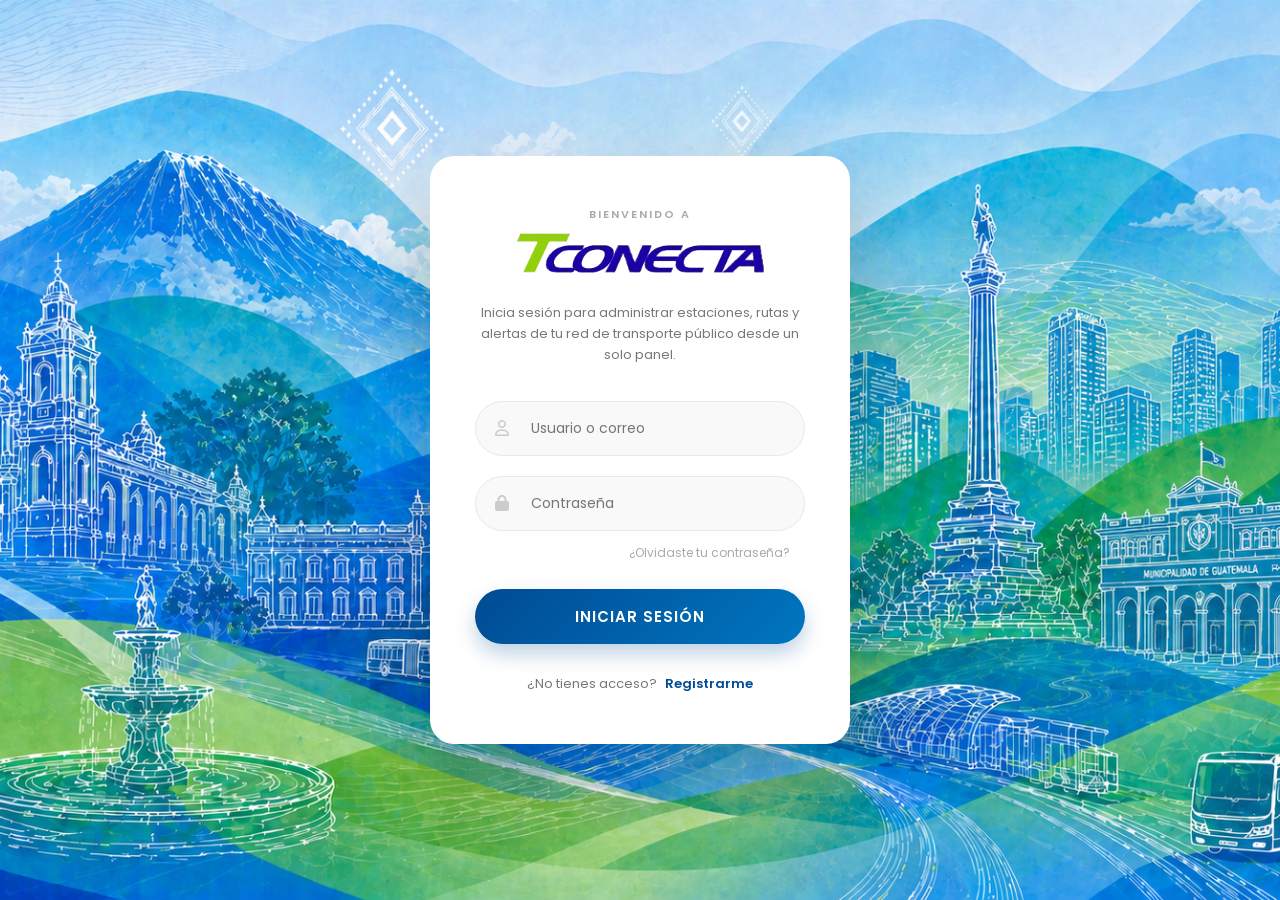
<file: index.html>
<!DOCTYPE html>
<html lang="es">
<head>
<meta charset="UTF-8">
<meta name="viewport" content="width=device-width, initial-scale=1.0">
<title>Tconecta | Acceso</title>
<link href="https://fonts.googleapis.com/css2?family=Poppins:wght@300;400;600&display=swap" rel="stylesheet">
<link rel="stylesheet" href="https://cdnjs.cloudflare.com/ajax/libs/font-awesome/6.4.0/css/all.min.css">
<link rel="stylesheet" href="css/auth.css">
<link rel="stylesheet" href="css/login.css">
</head>
<body>
<div class="login-card">
    <div class="login-left">
        <span class="welcome-text">Bienvenido a</span>
        
        <!-- Contenedor del logo ajustado -->
        <div class="logo-container" style="width: 100%; justify-content: center; margin-bottom: 20px;">
            <img src="img/logo.png" alt="Tconecta Logo" style="height: 55px; margin: 0 auto; display: block;">
        </div>
        
        <p class="subtitle" style="margin: 0 auto 35px;">Inicia sesión para administrar estaciones, rutas y alertas de tu red de transporte público desde un solo panel.</p>

        <form action="#">
            <div class="input-group">
                <i class="far fa-user"></i>
                <input type="text" placeholder="Usuario o correo" required>
            </div>

            <div class="input-group">
                <i class="fas fa-lock"></i>
                <input type="password" placeholder="Contraseña" required>
            </div>

            <div class="forgot-pass">
                <a href="pages/recuperarContraseña.html">¿Olvidaste tu contraseña?</a>
            </div>

            <button type="submit" class="sign-in-btn auth-btn">Iniciar Sesión</button>
        </form>

        <p class="signup-link">
            ¿No tienes acceso? <a href="pages/registrarme.html">Registrarme</a>
        </p>
    </div>
</div>
</body>
</html>
</file>
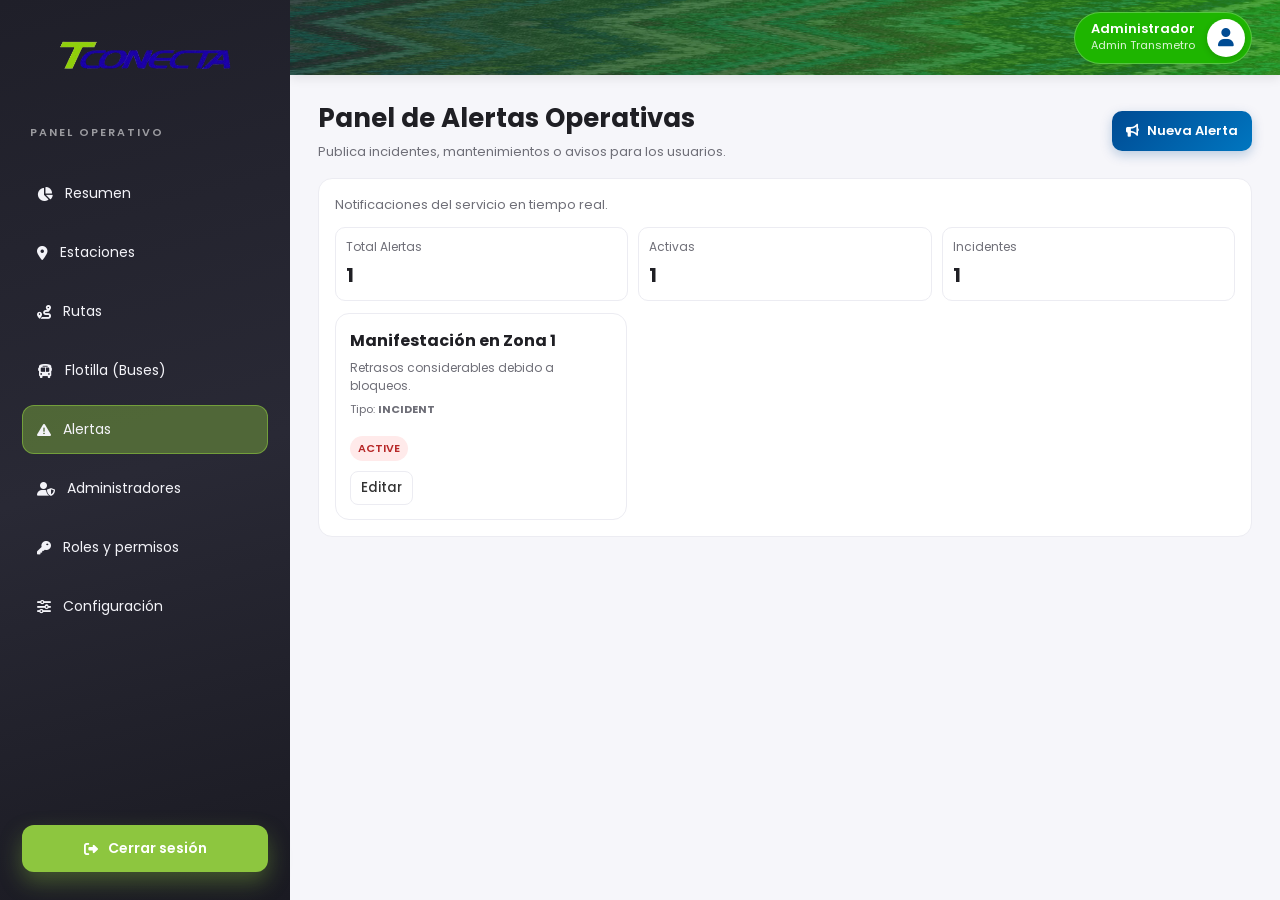
<file: pages/admin-alertas.html>
<!DOCTYPE html>
<html lang="es">
<head>
    <meta charset="UTF-8">
    <meta name="viewport" content="width=device-width, initial-scale=1.0">
    <title>Panel de Alertas | Tconecta</title>
    <link href="https://fonts.googleapis.com/css2?family=Poppins:wght@300;400;600&display=swap" rel="stylesheet">
    <link rel="stylesheet" href="https://cdnjs.cloudflare.com/ajax/libs/font-awesome/6.4.0/css/all.min.css">
    <link rel="stylesheet" href="../css/dashboard.css">
    <link rel="stylesheet" href="../css/admin-sucursales.css">
</head>
<body>
<div class="shell">
    <aside class="sidebar">
        <div class="brand">
            <img src="../img/logo.png" alt="Tconecta Logo">
        </div>
        <p class="menu-title">Panel Operativo</p>
        <nav class="nav-links">
            <a href="dashboard.html"><i class="fas fa-chart-pie"></i> Resumen</a>
            <a href="admin-estaciones.html"><i class="fas fa-map-marker-alt"></i> Estaciones</a>
            <a href="admin-rutas.html"><i class="fas fa-route"></i> Rutas</a>
            <a href="admin-buses.html"><i class="fas fa-bus"></i> Flotilla (Buses)</a>
            <a class="active" href="admin-alertas.html"><i class="fas fa-exclamation-triangle"></i> Alertas</a>
            <a href="admin-usuarios.html"><i class="fas fa-user-shield"></i> Administradores</a>
            <a href="admin-roles.html"><i class="fas fa-key"></i> Roles y permisos</a>
            <a href="admin-configuracion.html"><i class="fas fa-sliders-h"></i> Configuración</a>
        </nav>
        <a class="logout" href="../index.html"><i class="fas fa-right-from-bracket"></i> Cerrar sesión</a>
    </aside>

    <main class="content">
        <div class="user-banner">
            <div class="user-profile-widget">
                <div class="user-info">
                    <span class="name">Administrador</span>
                    <span class="role">Admin Transmetro</span>
                </div>
                <div class="user-avatar">
                    <i class="fas fa-user"></i>
                </div>
            </div>
        </div>
        <header class="header">
            <div>
                <h2>Panel de Alertas Operativas</h2>
                <p>Publica incidentes, mantenimientos o avisos para los usuarios.</p>
            </div>
            <button class="btn primary" id="newBtn"><i class="fas fa-bullhorn"></i> Nueva Alerta</button>
        </header>
        <section class="section">
            <div class="top"><p style="font-size:13px;color:#6f6f78">Notificaciones del servicio en tiempo real.</p></div>
            <section class="kpis">
                <article class="kpi"><span>Total Alertas</span><strong id="kpiTotal">0</strong></article>
                <article class="kpi"><span>Activas</span><strong id="kpiActivas">0</strong></article>
                <article class="kpi"><span>Incidentes</span><strong id="kpiIncidentes">0</strong></article>
            </section>
            <div class="grid" id="grid"></div>
        </section>
    </main>
</div>

<div class="modal" id="modal">
  <div class="modal-card">
    <h2 id="title" style="font-size:18px;margin-bottom:10px;">Crear Alerta</h2>
    <div class="field"><label>Título de la Alerta</label><input id="fTitle" type="text" placeholder="Ej. Manifestación en Zona 1"></div>
    <div class="field"><label>Descripción</label><textarea id="fDesc" rows="3" placeholder="Detalle la situación..." style="width:100%; border:1px solid var(--line); border-radius:10px; padding:10px; font-size:13px; resize:vertical;"></textarea></div>
    <div class="field"><label>Tipo de Alerta</label><select id="fType"><option value="INFO">Información (Info)</option><option value="INCIDENT">Incidente Operativo</option><option value="MAINTENANCE">Mantenimiento</option></select></div>
    <div class="field"><label>Estado</label><select id="fStatus"><option value="ACTIVE">Activa</option><option value="RESOLVED">Resuelta</option></select></div>
    <div class="row"><button class="btn soft" id="cancelBtn">Cancelar</button><button class="btn primary" id="saveBtn">Publicar</button></div>
  </div>
</div>
<div class="toast-zone" id="toastZone"></div>

<script>
const items = [{id: 1, title: 'Manifestación en Zona 1', description: 'Retrasos considerables debido a bloqueos.', typeAlert: 'INCIDENT', status: 'ACTIVE'}];
let editId = null; const grid = document.getElementById('grid'); const modal = document.getElementById('modal'); const toastZone = document.getElementById('toastZone'); const kpiTotal = document.getElementById('kpiTotal'); const kpiActivas = document.getElementById('kpiActivas'); const kpiIncidentes = document.getElementById('kpiIncidentes');
function render(){ grid.innerHTML = ''; items.forEach(it => { const d = document.createElement('article'); d.className = 'card'; let badgeClass = it.status === 'ACTIVE' ? 'ko' : 'ok'; d.innerHTML = `<h3>${it.title}</h3><p style="margin: 6px 0;">${it.description}</p><p style="font-size: 11px;">Tipo: <strong>${it.typeAlert}</strong></p><span class='badge ${badgeClass}' style="margin-top:8px; display:inline-block;">${it.status}</span><div class='actions'><button onclick='editItem(${it.id})'>Editar</button></div>`; grid.appendChild(d); }); updateKpis(); }
function updateKpis(){ kpiTotal.textContent = items.length; kpiActivas.textContent = items.filter(i => i.status === 'ACTIVE').length; kpiIncidentes.textContent = items.filter(i => i.typeAlert === 'INCIDENT').length; }
function showToast(message, type){ const t = document.createElement('div'); t.className = `toast ${type || ''}`.trim(); t.textContent = message; toastZone.appendChild(t); requestAnimationFrame(() => t.classList.add('show')); setTimeout(() => { t.classList.remove('show'); setTimeout(() => t.remove(), 250); }, 2500); }
function openModal(item){ modal.classList.add('open'); document.getElementById('title').textContent = item ? 'Editar Alerta' : 'Crear Alerta'; document.getElementById('fTitle').value = item ? item.title : ''; document.getElementById('fDesc').value = item ? item.description : ''; document.getElementById('fType').value = item ? item.typeAlert : 'INFO'; document.getElementById('fStatus').value = item ? item.status : 'ACTIVE'; }
function editItem(id){ editId = id; openModal(items.find(x => x.id === id)); }
document.getElementById('newBtn').onclick = () => { editId = null; openModal(); }; document.getElementById('cancelBtn').onclick = () => modal.classList.remove('open');
document.getElementById('saveBtn').onclick = () => { const title = document.getElementById('fTitle').value.trim(); const description = document.getElementById('fDesc').value.trim(); const typeAlert = document.getElementById('fType').value; const status = document.getElementById('fStatus').value; if(!title || !description){ showToast('Completa título y descripción', 'warn'); return; } if(editId){ const it = items.find(x => x.id === editId); it.title = title; it.description = description; it.typeAlert = typeAlert; it.status = status; showToast('Alerta actualizada', 'ok'); } else { items.unshift({id: Date.now(), title, description, typeAlert, status}); showToast('Alerta publicada', 'ok'); } modal.classList.remove('open'); render(); };
modal.onclick = (e) => { if(e.target === modal) modal.classList.remove('open'); }; render();
</script>
</body>
</html>
</file>
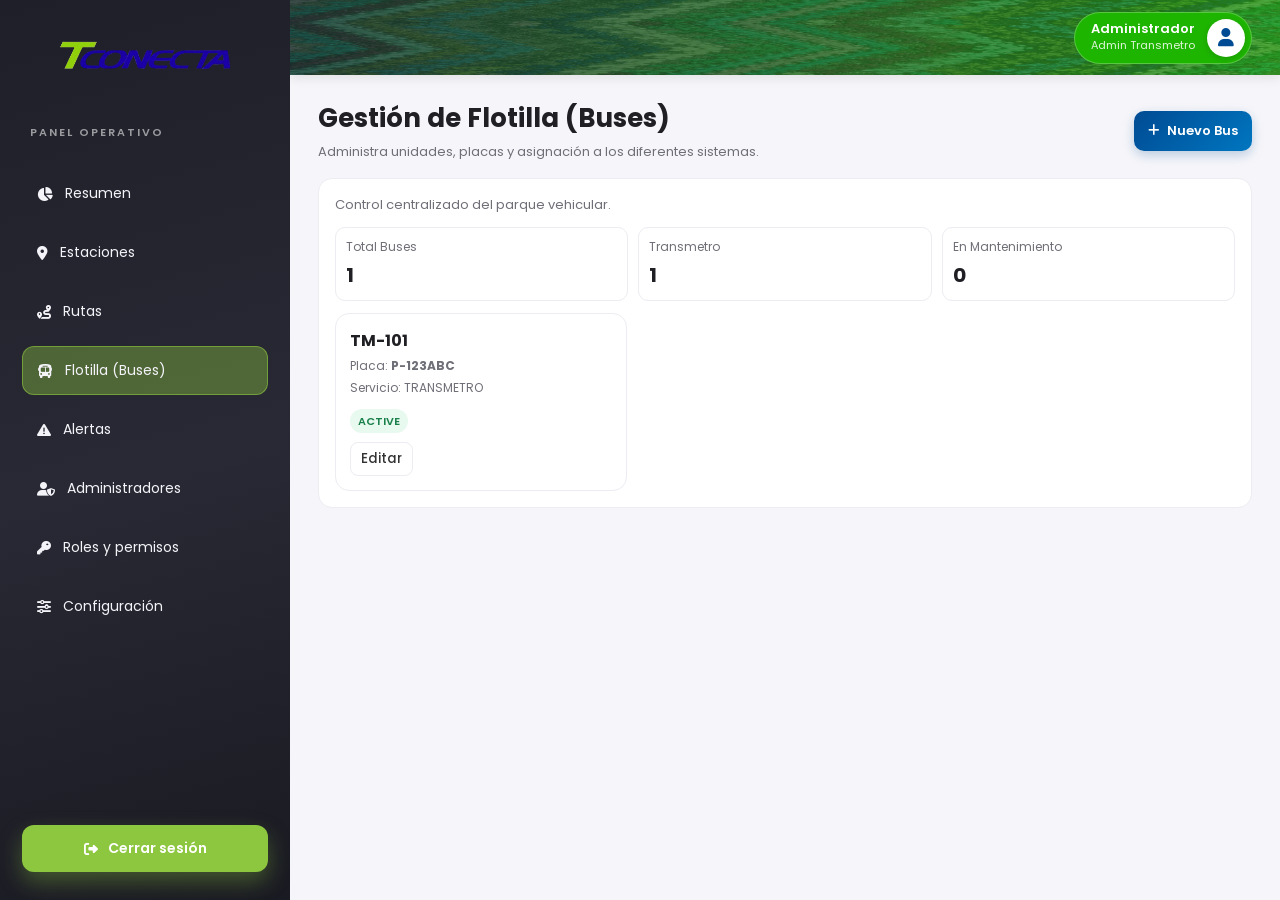
<file: pages/admin-buses.html>
<!DOCTYPE html>
<html lang="es">
<head>
    <meta charset="UTF-8">
    <meta name="viewport" content="width=device-width, initial-scale=1.0">
    <title>CRUD Flotilla | Tconecta</title>
    <link href="https://fonts.googleapis.com/css2?family=Poppins:wght@300;400;600&display=swap" rel="stylesheet">
    <link rel="stylesheet" href="https://cdnjs.cloudflare.com/ajax/libs/font-awesome/6.4.0/css/all.min.css">
    <link rel="stylesheet" href="../css/dashboard.css">
    <link rel="stylesheet" href="../css/admin-sucursales.css">
</head>
<body>
<div class="shell">
    <aside class="sidebar">
        <div class="brand">
            <img src="../img/logo.png" alt="Tconecta Logo">
        </div>
        <p class="menu-title">Panel Operativo</p>
        <nav class="nav-links">
            <a href="dashboard.html"><i class="fas fa-chart-pie"></i> Resumen</a>
            <a href="admin-estaciones.html"><i class="fas fa-map-marker-alt"></i> Estaciones</a>
            <a href="admin-rutas.html"><i class="fas fa-route"></i> Rutas</a>
            <a class="active" href="admin-buses.html"><i class="fas fa-bus"></i> Flotilla (Buses)</a>
            <a href="admin-alertas.html"><i class="fas fa-exclamation-triangle"></i> Alertas</a>
            <a href="admin-usuarios.html"><i class="fas fa-user-shield"></i> Administradores</a>
            <a href="admin-roles.html"><i class="fas fa-key"></i> Roles y permisos</a>
            <a href="admin-configuracion.html"><i class="fas fa-sliders-h"></i> Configuración</a>
        </nav>
        <a class="logout" href="../index.html"><i class="fas fa-right-from-bracket"></i> Cerrar sesión</a>
    </aside>

    <main class="content">
        <div class="user-banner">
            <div class="user-profile-widget">
                <div class="user-info">
                    <span class="name">Administrador</span>
                    <span class="role">Admin Transmetro</span>
                </div>
                <div class="user-avatar">
                    <i class="fas fa-user"></i>
                </div>
            </div>
        </div>
        <header class="header">
            <div>
                <h2>Gestión de Flotilla (Buses)</h2>
                <p>Administra unidades, placas y asignación a los diferentes sistemas.</p>
            </div>
            <button class="btn primary" id="newBtn"><i class="fas fa-plus"></i> Nuevo Bus</button>
        </header>
        <section class="section">
            <div class="top"><p style="font-size:13px;color:#6f6f78">Control centralizado del parque vehicular.</p></div>
            <section class="kpis">
                <article class="kpi"><span>Total Buses</span><strong id="kpiTotal">0</strong></article>
                <article class="kpi"><span>Transmetro</span><strong id="kpiTransmetro">0</strong></article>
                <article class="kpi"><span>En Mantenimiento</span><strong id="kpiMantenimiento">0</strong></article>
            </section>
            <div class="grid" id="grid"></div>
        </section>
    </main>
</div>

<div class="modal" id="modal">
  <div class="modal-card">
    <h2 id="title" style="font-size:18px;margin-bottom:10px;">Registrar Bus</h2>
    <div class="field"><label>Código del Bus (Ej. TM-101)</label><input id="fCode" type="text" placeholder="TM-101"></div>
    <div class="field"><label>Placa Vehicular</label><input id="fPlate" type="text" placeholder="P-123ABC"></div>
    <div class="field"><label>Tipo de Servicio</label><select id="fService"><option value="TRANSMETRO">Transmetro</option><option value="TRANSURBANO">Transurbano</option><option value="TUBUS">TuBus</option></select></div>
    <div class="field"><label>Estado Operativo</label><select id="fStatus"><option value="ACTIVE">Activo</option><option value="MAINTENANCE">En mantenimiento</option><option value="INACTIVE">Inactivo</option></select></div>
    <div class="row"><button class="btn soft" id="cancelBtn">Cancelar</button><button class="btn primary" id="saveBtn">Guardar</button></div>
  </div>
</div>
<div class="toast-zone" id="toastZone"></div>

<script>
const items = [{id: 1, busCode: 'TM-101', plateNumber: 'P-123ABC', serviceType: 'TRANSMETRO', status: 'ACTIVE'}];
let editId = null; const grid = document.getElementById('grid'); const modal = document.getElementById('modal'); const toastZone = document.getElementById('toastZone'); const kpiTotal = document.getElementById('kpiTotal'); const kpiTransmetro = document.getElementById('kpiTransmetro'); const kpiMantenimiento = document.getElementById('kpiMantenimiento');
function render(){ grid.innerHTML = ''; items.forEach(it => { const d = document.createElement('article'); d.className = 'card'; let badgeClass = it.status === 'ACTIVE' ? 'ok' : 'ko'; d.innerHTML = `<h3>${it.busCode}</h3><p style="margin-bottom: 4px;">Placa: <strong>${it.plateNumber}</strong></p><p>Servicio: ${it.serviceType}</p><span class='badge ${badgeClass}'>${it.status}</span><div class='actions'><button onclick='editItem(${it.id})'>Editar</button></div>`; grid.appendChild(d); }); updateKpis(); }
function updateKpis(){ kpiTotal.textContent = items.length; kpiTransmetro.textContent = items.filter(i => i.serviceType === 'TRANSMETRO').length; kpiMantenimiento.textContent = items.filter(i => i.status === 'MAINTENANCE').length; }
function showToast(message, type){ const t = document.createElement('div'); t.className = `toast ${type || ''}`.trim(); t.textContent = message; toastZone.appendChild(t); requestAnimationFrame(() => t.classList.add('show')); setTimeout(() => { t.classList.remove('show'); setTimeout(() => t.remove(), 250); }, 2500); }
function openModal(item){ modal.classList.add('open'); document.getElementById('title').textContent = item ? 'Editar Bus' : 'Registrar Bus'; document.getElementById('fCode').value = item ? item.busCode : ''; document.getElementById('fPlate').value = item ? item.plateNumber : ''; document.getElementById('fService').value = item ? item.serviceType : 'TRANSMETRO'; document.getElementById('fStatus').value = item ? item.status : 'ACTIVE'; }
function editItem(id){ editId = id; openModal(items.find(x => x.id === id)); }
document.getElementById('newBtn').onclick = () => { editId = null; openModal(); }; document.getElementById('cancelBtn').onclick = () => modal.classList.remove('open');
document.getElementById('saveBtn').onclick = () => { const busCode = document.getElementById('fCode').value.trim(); const plateNumber = document.getElementById('fPlate').value.trim(); const serviceType = document.getElementById('fService').value; const status = document.getElementById('fStatus').value; if(!busCode || !plateNumber){ showToast('Completa código y placa', 'warn'); return; } if(editId){ const it = items.find(x => x.id === editId); it.busCode = busCode; it.plateNumber = plateNumber; it.serviceType = serviceType; it.status = status; showToast('Bus actualizado', 'ok'); } else { items.unshift({id: Date.now(), busCode, plateNumber, serviceType, status}); showToast('Bus registrado', 'ok'); } modal.classList.remove('open'); render(); };
modal.onclick = (e) => { if(e.target === modal) modal.classList.remove('open'); }; render();
</script>
</body>
</html>
</file>
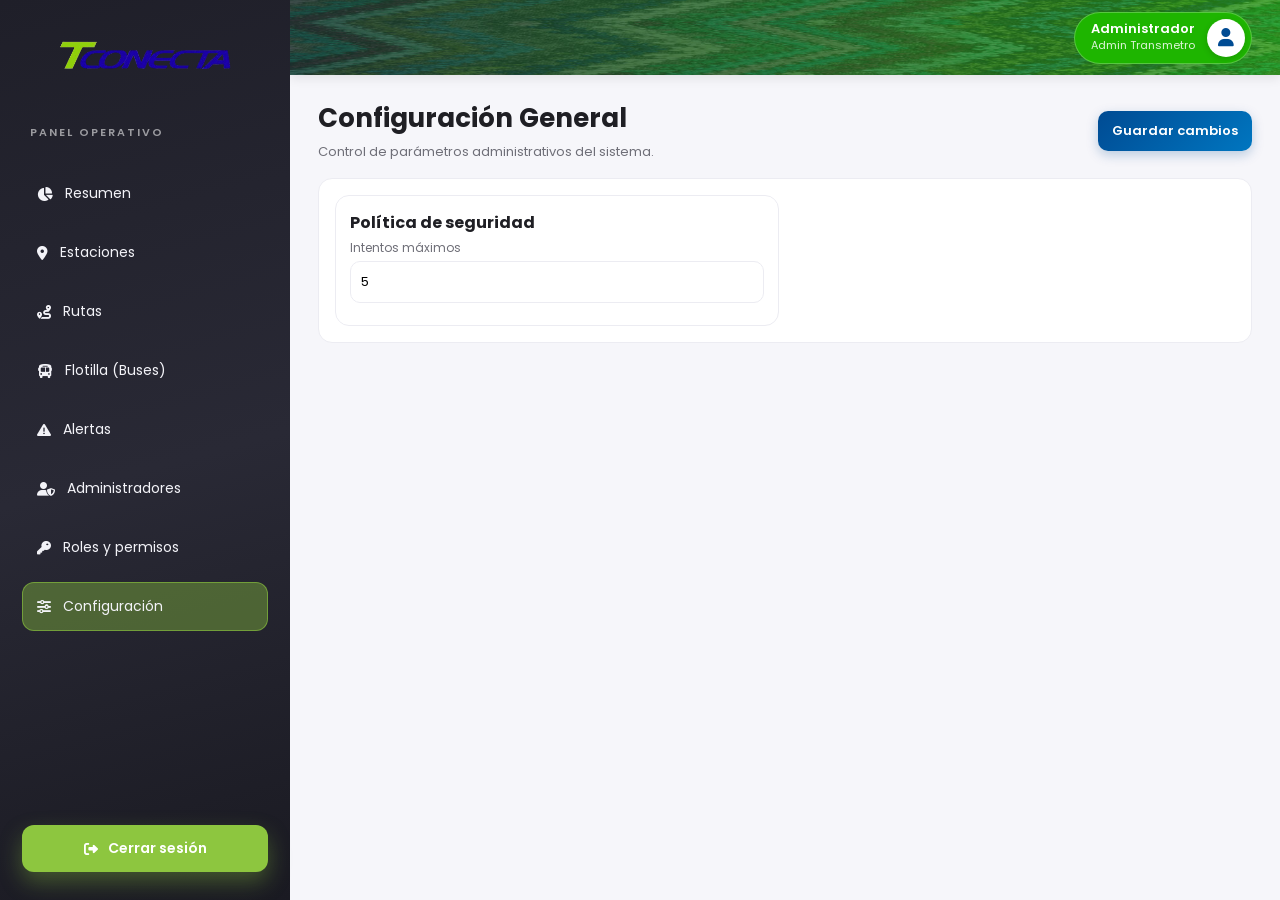
<file: pages/admin-configuracion.html>
<!DOCTYPE html>
<html lang="es">
<head>
    <meta charset="UTF-8">
    <meta name="viewport" content="width=device-width, initial-scale=1.0">
    <title>Configuración Admin | Tconecta</title>
    <link href="https://fonts.googleapis.com/css2?family=Poppins:wght@300;400;600&display=swap" rel="stylesheet">
    <link rel="stylesheet" href="https://cdnjs.cloudflare.com/ajax/libs/font-awesome/6.4.0/css/all.min.css">
    <link rel="stylesheet" href="../css/dashboard.css">
    <link rel="stylesheet" href="../css/admin-configuracion.css">
</head>
<body>
<div class="shell">
    <aside class="sidebar">
        <div class="brand">
            <img src="../img/logo.png" alt="Tconecta Logo">
        </div>
        <p class="menu-title">Panel Operativo</p>
        <nav class="nav-links">
            <a href="dashboard.html"><i class="fas fa-chart-pie"></i> Resumen</a>
            <a href="admin-estaciones.html"><i class="fas fa-map-marker-alt"></i> Estaciones</a>
            <a href="admin-rutas.html"><i class="fas fa-route"></i> Rutas</a>
            <a href="admin-buses.html"><i class="fas fa-bus"></i> Flotilla (Buses)</a>
            <a href="admin-alertas.html"><i class="fas fa-exclamation-triangle"></i> Alertas</a>
            <a href="admin-usuarios.html"><i class="fas fa-user-shield"></i> Administradores</a>
            <a href="admin-roles.html"><i class="fas fa-key"></i> Roles y permisos</a>
            <a class="active" href="admin-configuracion.html"><i class="fas fa-sliders-h"></i> Configuración</a>
        </nav>
        <a class="logout" href="../index.html"><i class="fas fa-right-from-bracket"></i> Cerrar sesión</a>
    </aside>

    <main class="content-shell">
        <div class="user-banner">
            <div class="user-profile-widget">
                <div class="user-info">
                    <span class="name">Administrador</span>
                    <span class="role">Admin Transmetro</span>
                </div>
                <div class="user-avatar">
                    <i class="fas fa-user"></i>
                </div>
            </div>
        </div>
        <header class="head">
            <div>
                <h2>Configuración General</h2>
                <p>Control de parámetros administrativos del sistema.</p>
            </div>
            <button class="btn primary" onclick="alert('Configuración guardada')">Guardar cambios</button>
        </header>
        <div class="content">
            <section class="card">
                <h3>Política de seguridad</h3>
                <div class="field"><label>Intentos máximos</label><input type="number" value="5"></div>
            </section>
        </div>
    </main>
</div>
</body>
</html>
</file>
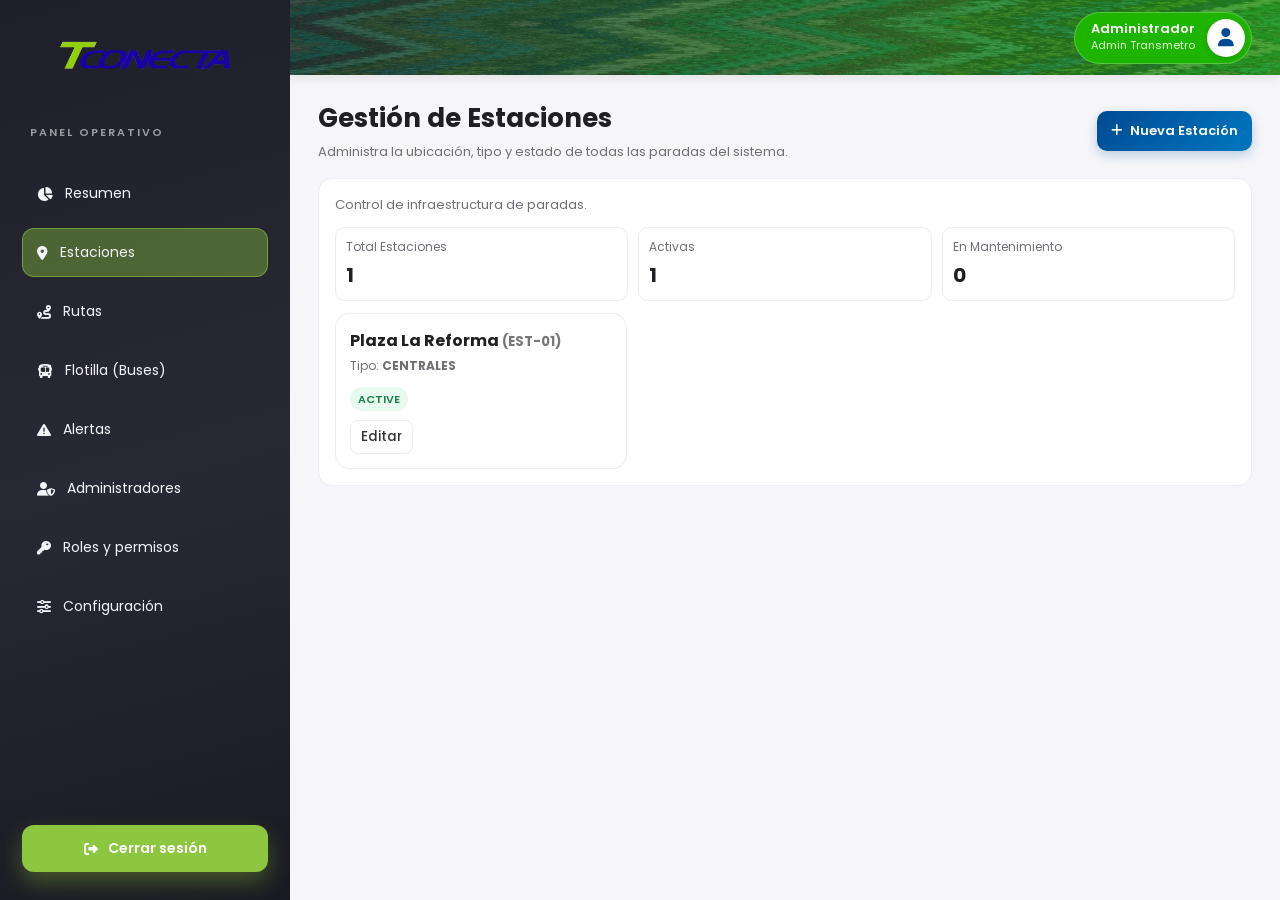
<file: pages/admin-estaciones.html>
<!DOCTYPE html>
<html lang="es">
<head>
    <meta charset="UTF-8">
    <meta name="viewport" content="width=device-width, initial-scale=1.0">
    <title>CRUD Estaciones | Tconecta</title>
    <link href="https://fonts.googleapis.com/css2?family=Poppins:wght@300;400;600&display=swap" rel="stylesheet">
    <link rel="stylesheet" href="https://cdnjs.cloudflare.com/ajax/libs/font-awesome/6.4.0/css/all.min.css">
    <link rel="stylesheet" href="../css/dashboard.css">
    <link rel="stylesheet" href="../css/admin-sucursales.css">
</head>
<body>
<div class="shell">
    <aside class="sidebar">
        <div class="brand">
            <img src="../img/logo.png" alt="Tconecta Logo">
        </div>
        <p class="menu-title">Panel Operativo</p>
        <nav class="nav-links">
            <a href="dashboard.html"><i class="fas fa-chart-pie"></i> Resumen</a>
            <a class="active" href="admin-estaciones.html"><i class="fas fa-map-marker-alt"></i> Estaciones</a>
            <a href="admin-rutas.html"><i class="fas fa-route"></i> Rutas</a>
            <a href="admin-buses.html"><i class="fas fa-bus"></i> Flotilla (Buses)</a>
            <a href="admin-alertas.html"><i class="fas fa-exclamation-triangle"></i> Alertas</a>
            <a href="admin-usuarios.html"><i class="fas fa-user-shield"></i> Administradores</a>
            <a href="admin-roles.html"><i class="fas fa-key"></i> Roles y permisos</a>
            <a href="admin-configuracion.html"><i class="fas fa-sliders-h"></i> Configuración</a>
        </nav>
        <a class="logout" href="../index.html"><i class="fas fa-right-from-bracket"></i> Cerrar sesión</a>
    </aside>

    <main class="content">
        <div class="user-banner">
            <div class="user-profile-widget">
                <div class="user-info">
                    <span class="name">Administrador</span>
                    <span class="role">Admin Transmetro</span>
                </div>
                <div class="user-avatar">
                    <i class="fas fa-user"></i>
                </div>
            </div>
        </div>
        <header class="header">
            <div>
                <h2>Gestión de Estaciones</h2>
                <p>Administra la ubicación, tipo y estado de todas las paradas del sistema.</p>
            </div>
            <button class="btn primary" id="newBtn"><i class="fas fa-plus"></i> Nueva Estación</button>
        </header>
        <section class="section">
            <div class="top"><p style="font-size:13px;color:#6f6f78">Control de infraestructura de paradas.</p></div>
            <section class="kpis">
                <article class="kpi"><span>Total Estaciones</span><strong id="kpiTotal">0</strong></article>
                <article class="kpi"><span>Activas</span><strong id="kpiActivas">0</strong></article>
                <article class="kpi"><span>En Mantenimiento</span><strong id="kpiMantenimiento">0</strong></article>
            </section>
            <div class="grid" id="grid"></div>
        </section>
    </main>
</div>

<!-- MODAL PARA NUEVA ESTACION -->
<div class="modal" id="modal">
  <div class="modal-card">
    <h2 id="title" style="font-size:18px;margin-bottom:10px;">Registrar Estación</h2>
    <div class="field"><label>Nombre de la Estación</label><input id="fName" type="text" placeholder="Ej. Plaza La Reforma"></div>
    <div class="field"><label>Código de Estación</label><input id="fCode" type="text" placeholder="Ej. EST-01"></div>
    <div class="field"><label>Tipo de Estación</label><select id="fType"><option value="CENTRALES">Centrales</option><option value="CARRIL LATERAL">Carril Lateral</option><option value="TRASBORDO">Trasbordo</option><option value="TERMINALES">Terminales</option></select></div>
    <div class="field"><label>Estado Operativo</label><select id="fStatus"><option value="ACTIVE">Activa</option><option value="INACTIVE">Inactiva</option><option value="MAINTENANCE">En mantenimiento</option><option value="CLOSED">Cerrada</option></select></div>
    <div class="row"><button class="btn soft" id="cancelBtn">Cancelar</button><button class="btn primary" id="saveBtn">Guardar</button></div>
  </div>
</div>
<div class="toast-zone" id="toastZone"></div>

<script>
const items = [{id: 1, name: 'Plaza La Reforma', stationCode: 'EST-01', typeStation: 'CENTRALES', status: 'ACTIVE'}];
let editId = null; const grid = document.getElementById('grid'); const modal = document.getElementById('modal'); const toastZone = document.getElementById('toastZone'); const kpiTotal = document.getElementById('kpiTotal'); const kpiActivas = document.getElementById('kpiActivas'); const kpiMantenimiento = document.getElementById('kpiMantenimiento');
function render(){ grid.innerHTML = ''; items.forEach(it => { const d = document.createElement('article'); d.className = 'card'; let badgeClass = it.status === 'ACTIVE' ? 'ok' : 'ko'; d.innerHTML = `<h3>${it.name} <small style="color:#777">(${it.stationCode})</small></h3><p>Tipo: <strong>${it.typeStation}</strong></p><span class='badge ${badgeClass}'>${it.status}</span><div class='actions'><button onclick='editItem(${it.id})'>Editar</button></div>`; grid.appendChild(d); }); updateKpis(); }
function updateKpis(){ kpiTotal.textContent = items.length; kpiActivas.textContent = items.filter(i => i.status === 'ACTIVE').length; kpiMantenimiento.textContent = items.filter(i => i.status === 'MAINTENANCE').length; }
function showToast(message, type){ const t = document.createElement('div'); t.className = `toast ${type || ''}`.trim(); t.textContent = message; toastZone.appendChild(t); requestAnimationFrame(() => t.classList.add('show')); setTimeout(() => { t.classList.remove('show'); setTimeout(() => t.remove(), 250); }, 2500); }
function openModal(item){ modal.classList.add('open'); document.getElementById('title').textContent = item ? 'Editar Estación' : 'Registrar Estación'; document.getElementById('fName').value = item ? item.name : ''; document.getElementById('fCode').value = item ? item.stationCode : ''; document.getElementById('fType').value = item ? item.typeStation : 'CENTRALES'; document.getElementById('fStatus').value = item ? item.status : 'ACTIVE'; }
function editItem(id){ editId = id; openModal(items.find(x => x.id === id)); }
document.getElementById('newBtn').onclick = () => { editId = null; openModal(); }; document.getElementById('cancelBtn').onclick = () => modal.classList.remove('open');
document.getElementById('saveBtn').onclick = () => { const name = document.getElementById('fName').value.trim(); const stationCode = document.getElementById('fCode').value.trim(); const typeStation = document.getElementById('fType').value; const status = document.getElementById('fStatus').value; if(!name || !stationCode){ showToast('Completa nombre y código', 'warn'); return; } if(editId){ const it = items.find(x => x.id === editId); it.name = name; it.stationCode = stationCode; it.typeStation = typeStation; it.status = status; showToast('Estación actualizada', 'ok'); } else { items.unshift({id: Date.now(), name, stationCode, typeStation, status}); showToast('Estación registrada', 'ok'); } modal.classList.remove('open'); render(); };
modal.onclick = (e) => { if(e.target === modal) modal.classList.remove('open'); }; render();
</script>
</body>
</html>
</file>
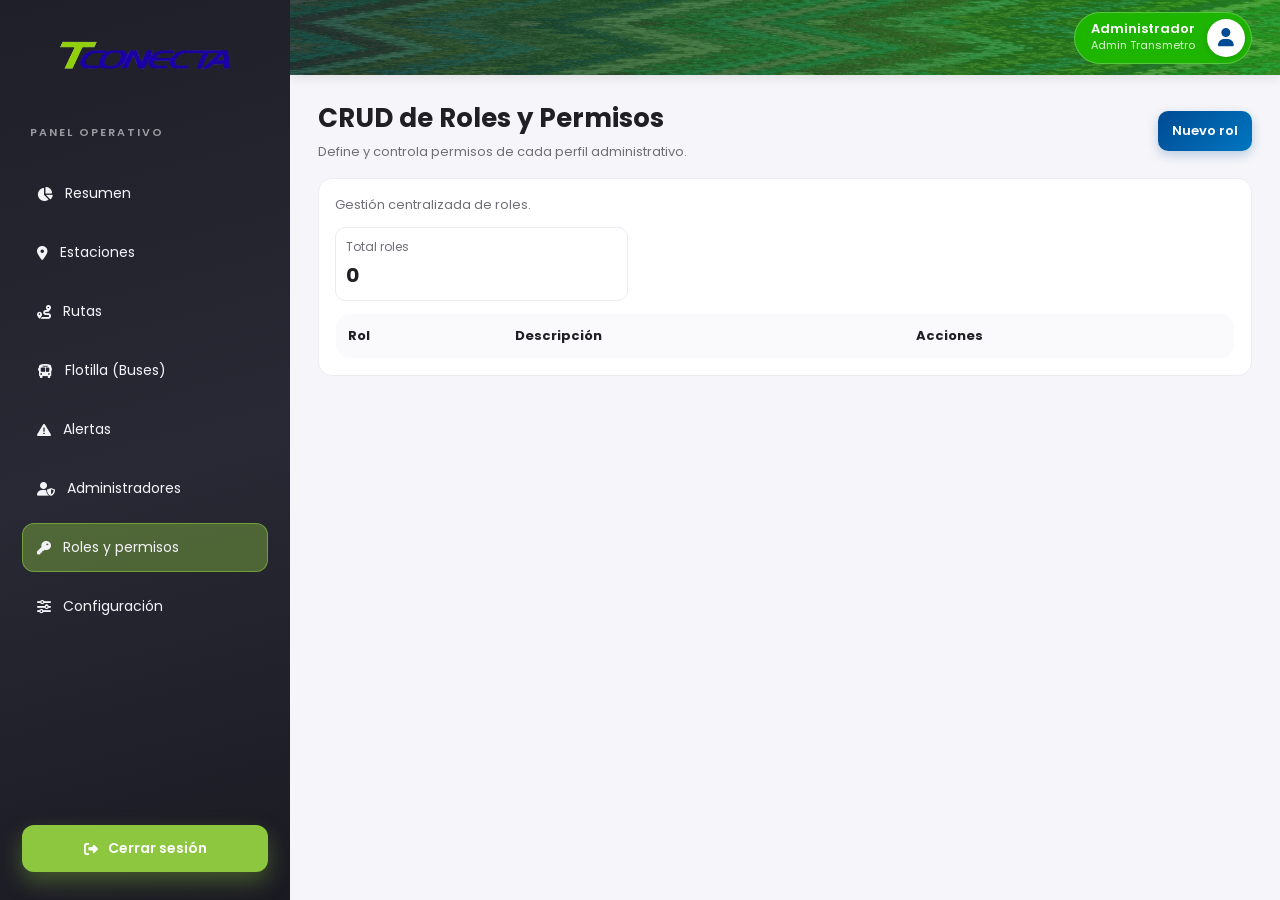
<file: pages/admin-roles.html>
<!DOCTYPE html>
<html lang="es">
<head>
    <meta charset="UTF-8">
    <meta name="viewport" content="width=device-width, initial-scale=1.0">
    <title>Roles y Permisos | Tconecta</title>
    <link href="https://fonts.googleapis.com/css2?family=Poppins:wght@300;400;600&display=swap" rel="stylesheet">
    <link rel="stylesheet" href="https://cdnjs.cloudflare.com/ajax/libs/font-awesome/6.4.0/css/all.min.css">
    <link rel="stylesheet" href="../css/dashboard.css">
    <link rel="stylesheet" href="../css/admin-roles.css">
</head>
<body>
<div class="shell">
  <aside class="sidebar">
        <div class="brand">
            <img src="../img/logo.png" alt="Tconecta Logo">
        </div>
        <p class="menu-title">Panel Operativo</p>
        <nav class="nav-links">
            <a href="dashboard.html"><i class="fas fa-chart-pie"></i> Resumen</a>
            <a href="admin-estaciones.html"><i class="fas fa-map-marker-alt"></i> Estaciones</a>
            <a href="admin-rutas.html"><i class="fas fa-route"></i> Rutas</a>
            <a href="admin-buses.html"><i class="fas fa-bus"></i> Flotilla (Buses)</a>
            <a href="admin-alertas.html"><i class="fas fa-exclamation-triangle"></i> Alertas</a>
            <a href="admin-usuarios.html"><i class="fas fa-user-shield"></i> Administradores</a>
            <a class="active" href="admin-roles.html"><i class="fas fa-key"></i> Roles y permisos</a>
            <a href="admin-configuracion.html"><i class="fas fa-sliders-h"></i> Configuración</a>
        </nav>
        <a class="logout" href="../index.html"><i class="fas fa-right-from-bracket"></i> Cerrar sesión</a>
  </aside>

  <main class="content">
    <div class="user-banner">
        <div class="user-profile-widget">
            <div class="user-info">
                <span class="name">Administrador</span>
                <span class="role">Admin Transmetro</span>
            </div>
            <div class="user-avatar">
                <i class="fas fa-user"></i>
            </div>
        </div>
    </div>
    <header class="head">
      <div><h2>CRUD de Roles y Permisos</h2><p>Define y controla permisos de cada perfil administrativo.</p></div>
      <button class="btn primary" id="newBtn">Nuevo rol</button>
    </header>
    <div class="body">
      <div class="top"><p style="font-size:13px;color:#6f6f78">Gestión centralizada de roles.</p></div>
      <section class="kpis">
        <article class="kpi"><span>Total roles</span><strong id="kpiTotal">0</strong></article>
      </section>
      <table>
        <thead><tr><th>Rol</th><th>Descripción</th><th>Acciones</th></tr></thead>
        <tbody id="tbody"></tbody>
      </table>
    </div>
  </main>
</div>

<div class="modal" id="modal">
  <div class="card">
    <h2 id="title" style="margin-bottom:10px;font-size:18px;">Nuevo rol</h2>
    <div class="field"><label>Nombre del rol</label><input id="fNombre"></div>
    <div class="field"><label>Descripción</label><textarea id="fDesc"></textarea></div>
    <div class="row"><button class="btn light" id="cancelBtn">Cancelar</button><button class="btn primary" id="saveBtn">Guardar</button></div>
  </div>
</div>

<script>
const rows=[
 {id:1,nombre:'Super Admin',desc:'Control total del sistema y usuarios.'},
 {id:2,nombre:'Operación',desc:'Gestión diaria de flujo operativo.'},
 {id:3,nombre:'Auditor',desc:'Consulta de datos y reportes sin edición.'}
];
let edit=null;
let pendingDeleteId=null;
const tbody=document.getElementById('tbody');
const modal=document.getElementById('modal');
const confirmModal=document.getElementById('confirmModal');
const toastZone=document.getElementById('toastZone');
const kpiTotal=document.getElementById('kpiTotal');
const kpiCriticos=document.getElementById('kpiCriticos');
const kpiOperativos=document.getElementById('kpiOperativos');
function draw(){
 tbody.innerHTML='';
 rows.forEach(r=>{const tr=document.createElement('tr');tr.innerHTML=`<td><strong>${r.nombre}</strong></td><td><small>${r.desc}</small></td><td class='actions'><button onclick='editRow(${r.id})'>Editar</button><button onclick='delRow(${r.id})'>Eliminar</button></td>`;tbody.appendChild(tr);});
 updateKpis();
}
function updateKpis(){
 kpiTotal.textContent=rows.length;
 kpiCriticos.textContent=rows.filter(r=>/super|admin/i.test(r.nombre)).length;
 kpiOperativos.textContent=rows.filter(r=>/oper|audit/i.test(r.nombre)).length;
}
function showToast(message,type){
 const t=document.createElement('div');
 t.className=`toast ${type||''}`.trim();
 t.textContent=message;
 toastZone.appendChild(t);
 requestAnimationFrame(()=>t.classList.add('show'));
 setTimeout(()=>{t.classList.remove('show');setTimeout(()=>t.remove(),250);},2200);
}
function openM(item){modal.classList.add('open');document.getElementById('title').textContent=item?'Editar rol':'Nuevo rol';document.getElementById('fNombre').value=item?item.nombre:'';document.getElementById('fDesc').value=item?item.desc:'';}
function editRow(id){edit=id;openM(rows.find(x=>x.id===id));}
function delRow(id){pendingDeleteId=id;confirmModal.classList.add('open');}
function closeConfirm(){confirmModal.classList.remove('open');pendingDeleteId=null;}
document.getElementById('newBtn').onclick=()=>{edit=null;openM();};
document.getElementById('cancelBtn').onclick=()=>modal.classList.remove('open');
document.getElementById('saveBtn').onclick=()=>{const n=document.getElementById('fNombre').value.trim();const d=document.getElementById('fDesc').value.trim();if(!n||!d){showToast('Completa los campos','warn');return;}if(edit){const x=rows.find(v=>v.id===edit);x.nombre=n;x.desc=d;showToast('Rol actualizado','ok');}else{rows.push({id:Date.now(),nombre:n,desc:d});showToast('Rol creado','ok');}modal.classList.remove('open');draw();};
document.getElementById('confirmCancelBtn').onclick=closeConfirm;
document.getElementById('confirmOkBtn').onclick=()=>{if(pendingDeleteId===null)return;const i=rows.findIndex(x=>x.id===pendingDeleteId);if(i>-1){rows.splice(i,1);showToast('Rol eliminado','warn');}closeConfirm();draw();};
modal.onclick=(e)=>{if(e.target===modal)modal.classList.remove('open');};
confirmModal.onclick=(e)=>{if(e.target===confirmModal)closeConfirm();};
draw();
</script>
</body>
</html>
</file>
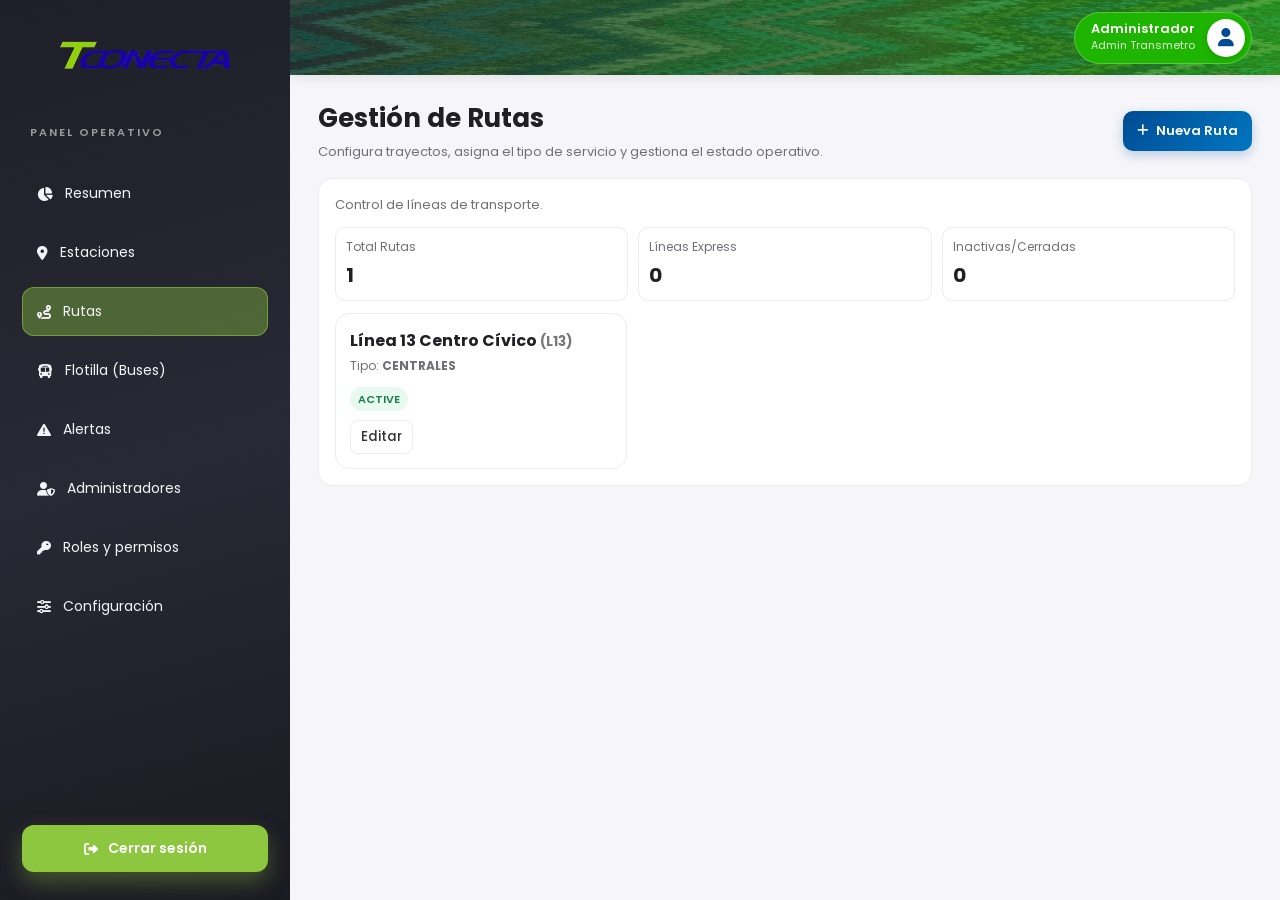
<file: pages/admin-rutas.html>
<!DOCTYPE html>
<html lang="es">
<head>
    <meta charset="UTF-8">
    <meta name="viewport" content="width=device-width, initial-scale=1.0">
    <title>CRUD Rutas | Tconecta</title>
    <link href="https://fonts.googleapis.com/css2?family=Poppins:wght@300;400;600&display=swap" rel="stylesheet">
    <link rel="stylesheet" href="https://cdnjs.cloudflare.com/ajax/libs/font-awesome/6.4.0/css/all.min.css">
    <link rel="stylesheet" href="../css/dashboard.css">
    <link rel="stylesheet" href="../css/admin-sucursales.css">
</head>
<body>
<div class="shell">
    <aside class="sidebar">
        <div class="brand">
            <img src="../img/logo.png" alt="Tconecta Logo">
        </div>
        <p class="menu-title">Panel Operativo</p>
        <nav class="nav-links">
            <a href="dashboard.html"><i class="fas fa-chart-pie"></i> Resumen</a>
            <a href="admin-estaciones.html"><i class="fas fa-map-marker-alt"></i> Estaciones</a>
            <a class="active" href="admin-rutas.html"><i class="fas fa-route"></i> Rutas</a>
            <a href="admin-buses.html"><i class="fas fa-bus"></i> Flotilla (Buses)</a>
            <a href="admin-alertas.html"><i class="fas fa-exclamation-triangle"></i> Alertas</a>
            <a href="admin-usuarios.html"><i class="fas fa-user-shield"></i> Administradores</a>
            <a href="admin-roles.html"><i class="fas fa-key"></i> Roles y permisos</a>
            <a href="admin-configuracion.html"><i class="fas fa-sliders-h"></i> Configuración</a>
        </nav>
        <a class="logout" href="../index.html"><i class="fas fa-right-from-bracket"></i> Cerrar sesión</a>
    </aside>

    <main class="content">
        <div class="user-banner">
            <div class="user-profile-widget">
                <div class="user-info">
                    <span class="name">Administrador</span>
                    <span class="role">Admin Transmetro</span>
                </div>
                <div class="user-avatar">
                    <i class="fas fa-user"></i>
                </div>
            </div>
        </div>

        <header class="header">
            <div>
                <h2>Gestión de Rutas</h2>
                <p>Configura trayectos, asigna el tipo de servicio y gestiona el estado operativo.</p>
            </div>
            <button class="btn primary" id="newBtn"><i class="fas fa-plus"></i> Nueva Ruta</button>
        </header>
        <section class="section">
            <div class="top"><p style="font-size:13px;color:#6f6f78">Control de líneas de transporte.</p></div>
            <section class="kpis">
                <article class="kpi"><span>Total Rutas</span><strong id="kpiTotal">0</strong></article>
                <article class="kpi"><span>Líneas Express</span><strong id="kpiExpress">0</strong></article>
                <article class="kpi"><span>Inactivas/Cerradas</span><strong id="kpiCerradas">0</strong></article>
            </section>
            <div class="grid" id="grid"></div>
        </section>
    </main>
</div>

<div class="modal" id="modal">
  <div class="modal-card">
    <h2 id="title" style="font-size:18px;margin-bottom:10px;">Registrar Ruta</h2>
    <div class="field"><label>Nombre de la Ruta</label><input id="fName" type="text" placeholder="Ej. Línea 13 Centro Cívico"></div>
    <div class="field"><label>Código de Ruta</label><input id="fCode" type="text" placeholder="Ej. L13"></div>
    <div class="field"><label>Tipo de Ruta</label><select id="fType"><option value="CENTRALES">Centrales</option><option value="EXPRESS">Express</option><option value="RELEVOS">Relevos</option></select></div>
    <div class="field"><label>Estado Operativo</label><select id="fStatus"><option value="ACTIVE">Activa</option><option value="INACTIVE">Inactiva</option><option value="MAINTENANCE">En mantenimiento</option><option value="CLOSED">Cerrada</option></select></div>
    <div class="row"><button class="btn soft" id="cancelBtn">Cancelar</button><button class="btn primary" id="saveBtn">Guardar</button></div>
  </div>
</div>
<div class="toast-zone" id="toastZone"></div>

<script>
const items = [{id: 1, name: 'Línea 13 Centro Cívico', routeCode: 'L13', typeRoad: 'CENTRALES', status: 'ACTIVE'}];
let editId = null; const grid = document.getElementById('grid'); const modal = document.getElementById('modal'); const toastZone = document.getElementById('toastZone'); const kpiTotal = document.getElementById('kpiTotal'); const kpiExpress = document.getElementById('kpiExpress'); const kpiCerradas = document.getElementById('kpiCerradas');
function render(){ grid.innerHTML = ''; items.forEach(it => { const d = document.createElement('article'); d.className = 'card'; let badgeClass = it.status === 'ACTIVE' ? 'ok' : 'ko'; d.innerHTML = `<h3>${it.name} <small style="color:#777">(${it.routeCode})</small></h3><p>Tipo: <strong>${it.typeRoad}</strong></p><span class='badge ${badgeClass}'>${it.status}</span><div class='actions'><button onclick='editItem(${it.id})'>Editar</button></div>`; grid.appendChild(d); }); updateKpis(); }
function updateKpis(){ kpiTotal.textContent = items.length; kpiExpress.textContent = items.filter(i => i.typeRoad === 'EXPRESS').length; kpiCerradas.textContent = items.filter(i => i.status === 'CLOSED' || i.status === 'INACTIVE').length; }
function showToast(message, type){ const t = document.createElement('div'); t.className = `toast ${type || ''}`.trim(); t.textContent = message; toastZone.appendChild(t); requestAnimationFrame(() => t.classList.add('show')); setTimeout(() => { t.classList.remove('show'); setTimeout(() => t.remove(), 250); }, 2500); }
function openModal(item){ modal.classList.add('open'); document.getElementById('title').textContent = item ? 'Editar Ruta' : 'Registrar Ruta'; document.getElementById('fName').value = item ? item.name : ''; document.getElementById('fCode').value = item ? item.routeCode : ''; document.getElementById('fType').value = item ? item.typeRoad : 'CENTRALES'; document.getElementById('fStatus').value = item ? item.status : 'ACTIVE'; }
function editItem(id){ editId = id; openModal(items.find(x => x.id === id)); }
document.getElementById('newBtn').onclick = () => { editId = null; openModal(); }; document.getElementById('cancelBtn').onclick = () => modal.classList.remove('open');
document.getElementById('saveBtn').onclick = () => { const name = document.getElementById('fName').value.trim(); const routeCode = document.getElementById('fCode').value.trim(); const typeRoad = document.getElementById('fType').value; const status = document.getElementById('fStatus').value; if(!name || !routeCode){ showToast('Completa nombre y código', 'warn'); return; } if(editId){ const it = items.find(x => x.id === editId); it.name = name; it.routeCode = routeCode; it.typeRoad = typeRoad; it.status = status; showToast('Ruta actualizada', 'ok'); } else { items.unshift({id: Date.now(), name, routeCode, typeRoad, status}); showToast('Ruta registrada', 'ok'); } modal.classList.remove('open'); render(); };
modal.onclick = (e) => { if(e.target === modal) modal.classList.remove('open'); }; render();
</script>
</body>
</html>
</file>
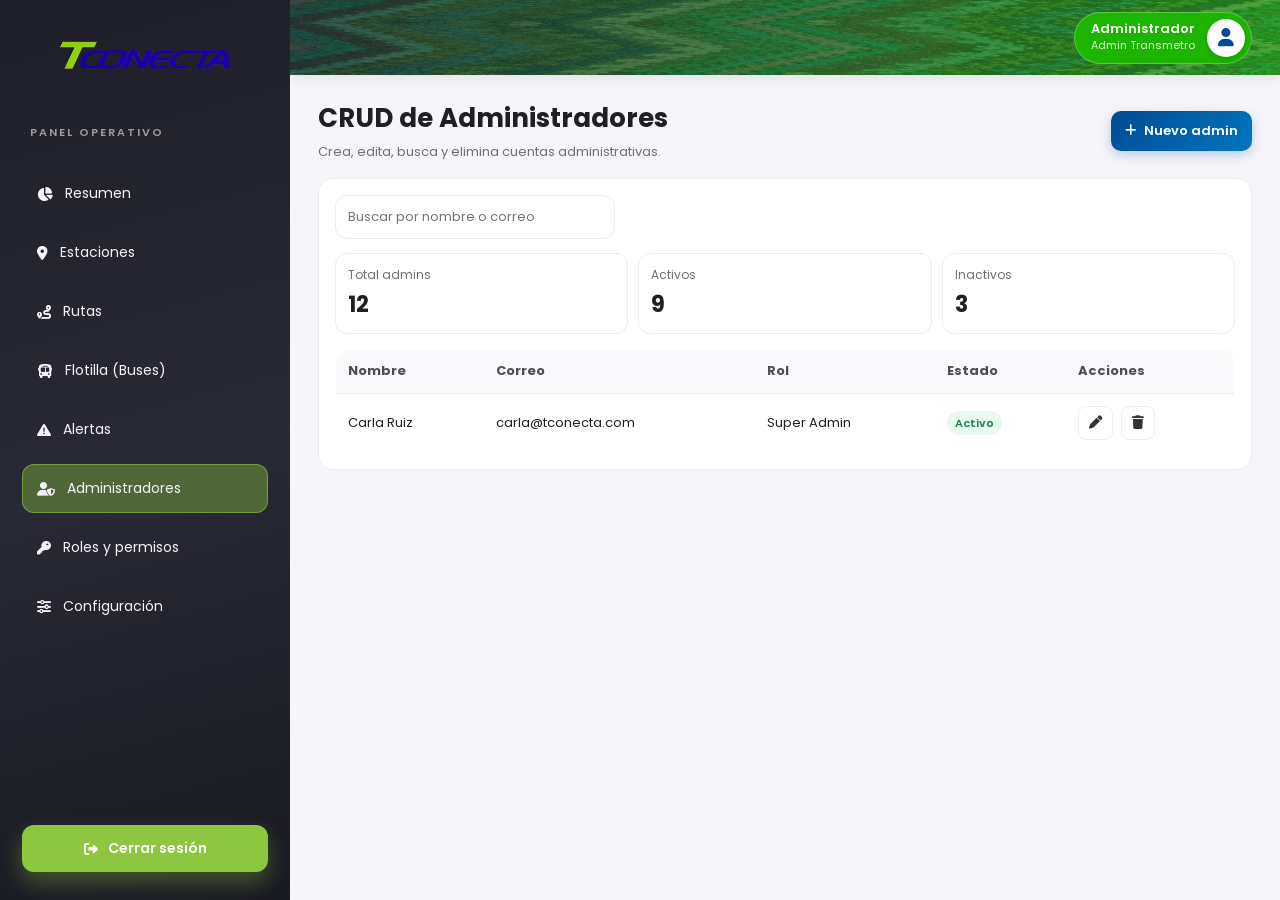
<file: pages/admin-usuarios.html>
<!DOCTYPE html>
<html lang="es">
<head>
    <meta charset="UTF-8">
    <meta name="viewport" content="width=device-width, initial-scale=1.0">
    <title>CRUD Administradores | Tconecta</title>
    <link href="https://fonts.googleapis.com/css2?family=Poppins:wght@300;400;600&display=swap" rel="stylesheet">
    <link rel="stylesheet" href="https://cdnjs.cloudflare.com/ajax/libs/font-awesome/6.4.0/css/all.min.css">
    <link rel="stylesheet" href="../css/dashboard.css">
    <link rel="stylesheet" href="../css/admin-usuarios.css">
</head>
<body>
<div class="shell">
    <aside class="sidebar">
        <div class="brand">
            <img src="../img/logo.png" alt="Tconecta Logo">
        </div>
        <p class="menu-title">Panel Operativo</p>
        <nav class="nav-links">
            <a href="dashboard.html"><i class="fas fa-chart-pie"></i> Resumen</a>
            <a href="admin-estaciones.html"><i class="fas fa-map-marker-alt"></i> Estaciones</a>
            <a href="admin-rutas.html"><i class="fas fa-route"></i> Rutas</a>
            <a href="admin-buses.html"><i class="fas fa-bus"></i> Flotilla (Buses)</a>
            <a href="admin-alertas.html"><i class="fas fa-exclamation-triangle"></i> Alertas</a>
            <a class="active" href="admin-usuarios.html"><i class="fas fa-user-shield"></i> Administradores</a>
            <a href="admin-roles.html"><i class="fas fa-key"></i> Roles y permisos</a>
            <a href="admin-configuracion.html"><i class="fas fa-sliders-h"></i> Configuración</a>
        </nav>
        <a class="logout" href="../index.html"><i class="fas fa-right-from-bracket"></i> Cerrar sesión</a>
    </aside>

    <main class="content">
        <div class="user-banner">
            <div class="user-profile-widget">
                <div class="user-info">
                    <span class="name">Administrador</span>
                    <span class="role">Admin Transmetro</span>
                </div>
                <div class="user-avatar">
                    <i class="fas fa-user"></i>
                </div>
            </div>
        </div>
        <header class="top">
            <div class="title">
                <h2>CRUD de Administradores</h2>
                <p>Crea, edita, busca y elimina cuentas administrativas.</p>
            </div>
            <button class="btn primary"><i class="fas fa-plus"></i> Nuevo admin</button>
        </header>
        <section class="body">
            <div class="toolbar">
                <input class="search" placeholder="Buscar por nombre o correo">
            </div>
            <section class="kpis">
                <article class="kpi"><span>Total admins</span><strong>12</strong></article>
                <article class="kpi"><span>Activos</span><strong>9</strong></article>
                <article class="kpi"><span>Inactivos</span><strong>3</strong></article>
            </section>
            <table>
                <thead>
                    <tr><th>Nombre</th><th>Correo</th><th>Rol</th><th>Estado</th><th>Acciones</th></tr>
                </thead>
                <tbody>
                    <tr>
                        <td>Carla Ruiz</td><td>carla@tconecta.com</td><td>Super Admin</td><td><span class="status on">Activo</span></td>
                        <td><div class="row-actions"><button><i class="fas fa-pen"></i></button><button><i class="fas fa-trash"></i></button></div></td>
                    </tr>
                </tbody>
            </table>
        </section>
    </main>
</div>
</body>
</html>
</file>
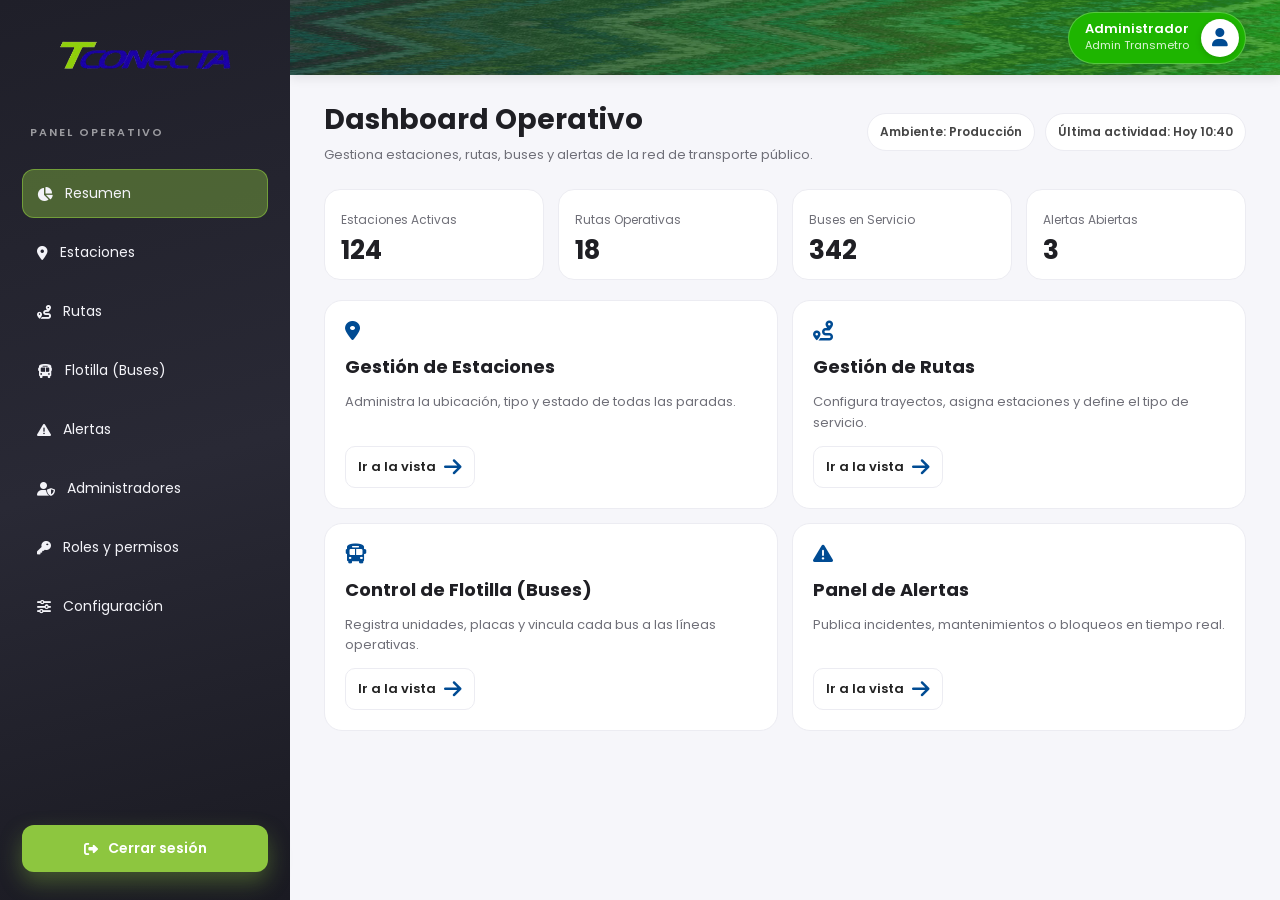
<file: pages/dashboard.html>
<!DOCTYPE html>
<html lang="es">
<head>
    <meta charset="UTF-8">
    <meta name="viewport" content="width=device-width, initial-scale=1.0">
    <title>Dashboard | Tconecta</title>
    <link href="https://fonts.googleapis.com/css2?family=Poppins:wght@300;400;600;700&display=swap" rel="stylesheet">
    <link rel="stylesheet" href="https://cdnjs.cloudflare.com/ajax/libs/font-awesome/6.4.0/css/all.min.css">
    <link rel="stylesheet" href="../css/dashboard.css">
    <link rel="stylesheet" href="../css/dashboard-home.css">
</head>
<body>
    <div class="shell">
        <aside class="sidebar">
            <div class="brand">
                <img src="../img/logo.png" alt="Tconecta Logo">
            </div>
            <p class="menu-title">Panel Operativo</p>
            <nav class="nav-links">
                <a class="active" href="dashboard.html"><i class="fas fa-chart-pie"></i> Resumen</a>
                <a href="admin-estaciones.html"><i class="fas fa-map-marker-alt"></i> Estaciones</a>
                <a href="admin-rutas.html"><i class="fas fa-route"></i> Rutas</a>
                <a href="admin-buses.html"><i class="fas fa-bus"></i> Flotilla (Buses)</a>
                <a href="admin-alertas.html"><i class="fas fa-exclamation-triangle"></i> Alertas</a>
                <a href="admin-usuarios.html"><i class="fas fa-user-shield"></i> Administradores</a>
                <a href="admin-roles.html"><i class="fas fa-key"></i> Roles y permisos</a>
                <a href="admin-configuracion.html"><i class="fas fa-sliders-h"></i> Configuración</a>
            </nav>
            <a class="logout" href="../index.html"><i class="fas fa-right-from-bracket"></i> Cerrar sesión</a>
        </aside>

        <main class="content">
            <div class="user-banner">
                <div class="user-profile-widget">
                    <div class="user-info">
                        <span class="name">Administrador</span>
                        <span class="role">Admin Transmetro</span>
                    </div>
                    <div class="user-avatar">
                        <i class="fas fa-user"></i>
                    </div>
                </div>
            </div>
            <header class="topbar">
                <div>
                    <h2>Dashboard Operativo</h2>
                    <p>Gestiona estaciones, rutas, buses y alertas de la red de transporte público.</p>
                </div>
                <div class="chips">
                    <span class="chip">Ambiente: Producción</span>
                    <span class="chip">Última actividad: Hoy 10:40</span>
                </div>
            </header>

            <section class="stats">
                <article class="stat-card"><span>Estaciones Activas</span><strong>124</strong></article>
                <article class="stat-card"><span>Rutas Operativas</span><strong>18</strong></article>
                <article class="stat-card"><span>Buses en Servicio</span><strong>342</strong></article>
                <article class="stat-card"><span>Alertas Abiertas</span><strong>3</strong></article>
            </section>

            <section class="views">
                <article class="view-card">
                    <i class="fas fa-map-marker-alt"></i>
                    <h3>Gestión de Estaciones</h3>
                    <p>Administra la ubicación, tipo y estado de todas las paradas.</p>
                    <a href="admin-estaciones.html">Ir a la vista <i class="fas fa-arrow-right"></i></a>
                </article>
                <article class="view-card">
                    <i class="fas fa-route"></i>
                    <h3>Gestión de Rutas</h3>
                    <p>Configura trayectos, asigna estaciones y define el tipo de servicio.</p>
                    <a href="admin-rutas.html">Ir a la vista <i class="fas fa-arrow-right"></i></a>
                </article>
                <article class="view-card">
                    <i class="fas fa-bus"></i>
                    <h3>Control de Flotilla (Buses)</h3>
                    <p>Registra unidades, placas y vincula cada bus a las líneas operativas.</p>
                    <a href="admin-buses.html">Ir a la vista <i class="fas fa-arrow-right"></i></a>
                </article>
                <article class="view-card">
                    <i class="fas fa-exclamation-triangle"></i>
                    <h3>Panel de Alertas</h3>
                    <p>Publica incidentes, mantenimientos o bloqueos en tiempo real.</p>
                    <a href="admin-alertas.html">Ir a la vista <i class="fas fa-arrow-right"></i></a>
                </article>
            </section>
        </main>
    </div>
</body>
</html>
</file>
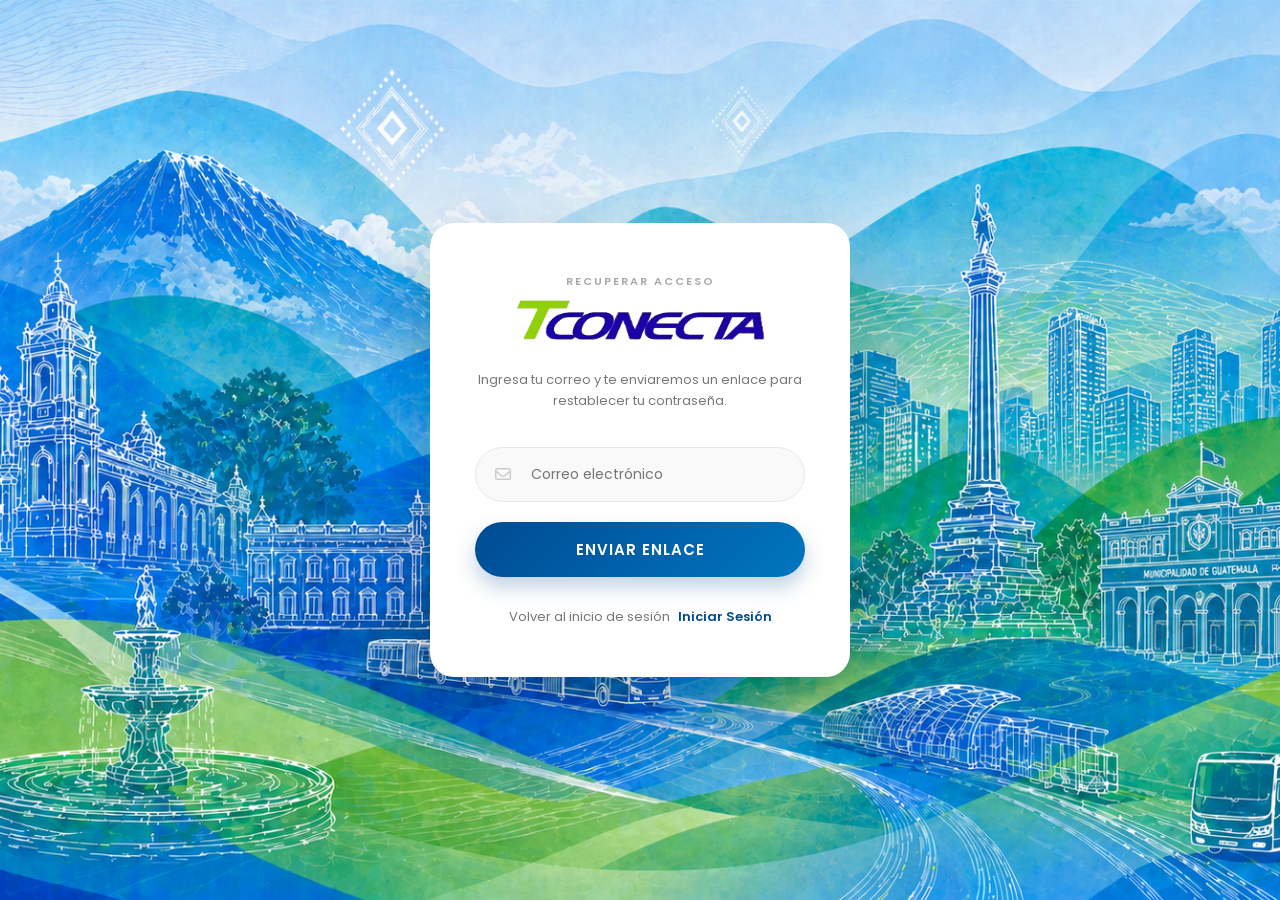
<file: pages/recuperarContraseña.html>
<!DOCTYPE html>
<html lang="es">
<head>
<meta charset="UTF-8">
<meta name="viewport" content="width=device-width, initial-scale=1.0">
<title>Recuperar Contraseña | Tconecta</title>
<link href="https://fonts.googleapis.com/css2?family=Poppins:wght@300;400;600&display=swap" rel="stylesheet">
<link rel="stylesheet" href="https://cdnjs.cloudflare.com/ajax/libs/font-awesome/6.4.0/css/all.min.css">
<link rel="stylesheet" href="../css/auth.css">
<link rel="stylesheet" href="../css/login.css">
</head>
<body>
<div class="login-card">
    <div class="login-left">
        <span class="welcome-text">Recuperar acceso</span>
        
        <!-- Contenedor del logo ajustado -->
        <div class="logo-container" style="width: 100%; justify-content: center; margin-bottom: 20px;">
            <img src="../img/logo.png" alt="Tconecta Logo" style="height: 55px; margin: 0 auto; display: block;">
        </div>
        
        <p class="subtitle" style="margin: 0 auto 35px;">Ingresa tu correo y te enviaremos un enlace para restablecer tu contraseña.</p>

        <form action="#">
            <div class="input-group">
                <i class="far fa-envelope"></i>
                <input type="email" placeholder="Correo electrónico" required>
            </div>

            <button type="submit" class="sign-in-btn auth-btn">Enviar enlace</button>
        </form>

        <p class="signup-link">
            Volver al inicio de sesión <a href="../index.html">Iniciar Sesión</a>
        </p>
    </div>
</div>
</body>
</html>
</file>
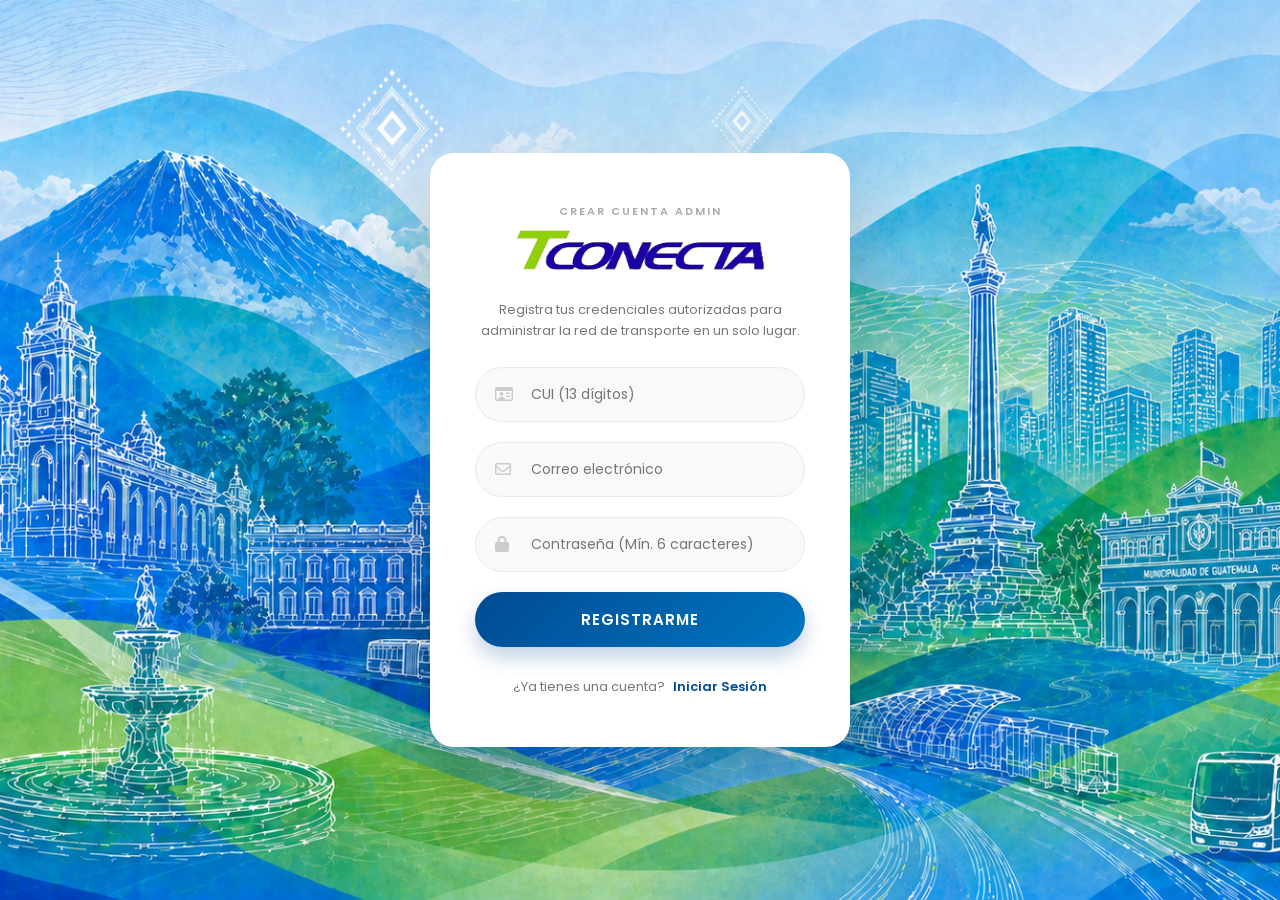
<file: pages/registrarme.html>
<!DOCTYPE html>
<html lang="es">
<head>
<meta charset="UTF-8">
<meta name="viewport" content="width=device-width, initial-scale=1.0">
<title>Registrarme | Tconecta</title>
<link href="https://fonts.googleapis.com/css2?family=Poppins:wght@300;400;600&display=swap" rel="stylesheet">
<link rel="stylesheet" href="https://cdnjs.cloudflare.com/ajax/libs/font-awesome/6.4.0/css/all.min.css">
<link rel="stylesheet" href="../css/auth.css">
<link rel="stylesheet" href="../css/login.css">
</head>
<body>
<div class="login-card">
    <div class="login-left">
        <span class="welcome-text">Crear cuenta Admin</span>
        
        <!-- Contenedor del logo ajustado -->
        <div class="logo-container" style="width: 100%; justify-content: center; margin-bottom: 20px;">
            <img src="../img/logo.png" alt="Tconecta Logo" style="height: 55px; margin: 0 auto; display: block;">
        </div>
        
        <p class="subtitle" style="margin: 0 auto 25px;">Registra tus credenciales autorizadas para administrar la red de transporte en un solo lugar.</p>

        <!-- Formulario adaptado al RegisterRequestDto del Auth Server -->
        <form action="#">
            <div class="input-group">
                <i class="far fa-id-card"></i>
                <input type="text" placeholder="CUI (13 dígitos)" required pattern="\d{13}" title="El CUI debe tener exactamente 13 dígitos">
            </div>

            <div class="input-group">
                <i class="far fa-envelope"></i>
                <input type="email" placeholder="Correo electrónico" required>
            </div>

            <div class="input-group">
                <i class="fas fa-lock"></i>
                <input type="password" placeholder="Contraseña (Mín. 6 caracteres)" required minlength="6">
            </div>

            <button type="submit" class="sign-in-btn auth-btn">Registrarme</button>
        </form>

        <p class="signup-link">
            ¿Ya tienes una cuenta? <a href="../index.html">Iniciar Sesión</a>
        </p>
    </div>
</div>
</body>
</html>
</file>
<file: css/auth.css>
:root {
--primary-blue: #004b93;
--primary-green: #8dc63f;
--secondary-blue: #0076c0;
--text-gray: #777;
--text-light: #aaa;
--light-gray: #e8e8e8;
--white: #ffffff;
}

    *{
    margin: 0;
    padding: 0;
    box-sizing: border-box;
    font-family: 'Poppins', sans-serif;
    }

body {
background: url('../img/fondo.png');
background-size: cover;
background-position: center;
background-attachment: fixed;
display: flex;
justify-content: center;
align-items: center;
min-height: 100vh;
}

.welcome-text {
font-size: 11px;
font-weight: 600;
color: var(--text-light);
letter-spacing: 2px;
margin-bottom: 5px;
text-transform: uppercase;
}

.logo-container {
display: flex;
align-items: center;
gap: 12px;
margin-bottom: 20px;
}

.logo-container span {
font-size: 25px;
font-weight: 600;
letter-spacing: 1.5px;
color: var(--primary-blue);
white-space: nowrap;
}

.subtitle {
color: var(--text-gray);
font-size: 13px;
line-height: 1.6;
}

form {
width: 100%;
max-width: 330px;
}

.input-group {
width: 100%;
position: relative;
margin-bottom: 18px;
}

.input-group i {
position: absolute;
left: 20px;
top: 50%;
transform: translateY(-50%);
color: #ccc;
transition: 0.3s;
}

.input-group input,
.input-group select {
width: 100%;
padding: 14px 16px 14px 55px;
border: 1px solid var(--light-gray);
border-radius: 50px;
outline: none;
font-size: 14px;
background: #f9f9f9;
transition: all 0.3s ease;
appearance: none;
}

.input-group input:focus,
.input-group select:focus {
background: #fff;
border-color: var(--primary-blue);
box-shadow: 0 0 10px rgba(0, 75, 147, 0.1);
}

.input-group input:focus + i,
.input-group select:focus + i {
color: var(--primary-blue);
}

.auth-btn {
width: 100%;
padding: 16px;
border: none;
border-radius: 50px;
background: linear-gradient(135deg, var(--primary-blue), var(--secondary-blue));
color: white;
font-weight: 600;
font-size: 15px;
cursor: pointer;
box-shadow: 0 10px 20px rgba(0, 75, 147, 0.28);
transition: all 0.3s ease;
text-transform: uppercase;
letter-spacing: 1px;
}

.auth-btn:hover {
transform: translateY(-3px);
box-shadow: 0 15px 30px rgba(0, 75, 147, 0.38);
}

.auth-btn:active {
transform: translateY(1px) scale(0.995);
box-shadow: inset 0 4px 10px rgba(0, 0, 0, 0.12), 0 6px 14px rgba(0, 75, 147, 0.28);
}

.panel-right {
flex: 1.1;
background: url('../img/login.jpg');
background-size: cover;
background-position: center;
position: relative;
display: flex;
justify-content: center;
align-items: center;
padding: 60px;
color: white;
text-align: center;
z-index: 1;
}

.panel-right::before {
content: '';
position: absolute;
inset: 0;
background: linear-gradient(135deg, rgba(0, 75, 147, 0.85), rgba(141, 198, 63, 0.85));
z-index: -1;
}

.relative-content {
position: relative;
z-index: 2;
}

.right-logo {
margin-bottom: 25px;
}

.right-logo span {
font-size: 34px;
font-weight: 600;
letter-spacing: 6px;
display: block;
text-shadow: 0 4px 10px rgba(0, 0, 0, 0.2);
}

.right-content p {
font-size: 14px;
font-weight: 300;
line-height: 1.85;
opacity: 0.92;
max-width: 360px;
}

@media (max-width: 900px) {
.logo-container {
flex-direction: column;
gap: 6px;
}

.logo-container span {
    font-size: 22px;
    letter-spacing: 1px;
    white-space: normal;
    line-height: 1.2;
    text-align: center;
}

}
</file>
<file: css/login.css>
.login-card {
    background: var(--white);
    width: 420px;
    display: flex;
    border-radius: 24px;
    overflow: hidden;
    box-shadow: 0 40px 80px rgba(0, 0, 0, 0.2);
}

.login-left {
    flex: 1;
    padding: 50px 40px;
    display: flex;
    flex-direction: column;
    justify-content: center;
    align-items: center;
    text-align: center;
}

.subtitle {
    margin-bottom: 35px;
    max-width: 100%;
}

.input-group {
    margin-bottom: 20px;
}

.input-group input {
    padding: 16px 16px 16px 55px;
}

.forgot-pass {
    display: block;
    text-align: right;
    width: 100%;
    margin-top: -12px;
    margin-bottom: 25px;
    padding-right: 15px;
}

.forgot-pass a {
    font-size: 12px;
    color: var(--text-light);
    text-decoration: none;
    transition: 0.3s;
    font-weight: 400;
}

.forgot-pass a:hover {
    color: var(--primary-blue);
}

.sign-in-btn {
    background: linear-gradient(135deg, var(--primary-blue), var(--secondary-blue));
    box-shadow: 0 10px 20px rgba(0, 75, 147, 0.25);
}

.sign-in-btn:hover {
    box-shadow: 0 15px 30px rgba(0, 75, 147, 0.35);
}

.signup-link {
    font-size: 13px;
    margin-top: 30px;
    color: var(--text-gray);
}

.signup-link a {
    color: var(--primary-blue);
    text-decoration: none;
    font-weight: 600;
    margin-left: 5px;
}

.signup-link a:hover {
    text-decoration: underline;
}

@media (max-width: 850px) {
    .login-card {
        width: 95%;
        max-width: 420px;
        margin: 20px;
    }
    .login-left {
        padding: 40px 24px;
    }
}
</file>
<file: css/dashboard.css>
:root {
    --accent-blue: #004b93;
    --accent-green: #8dc63f;
    --danger-red: #b72828;
    --ink: #1f1f24;
    --muted: #6f6f78;
    --line: #ececf2;
    --card: #ffffff;
}

* { box-sizing: border-box; margin: 0; padding: 0; font-family: 'Poppins', sans-serif; }

body { min-height: 100vh; background: #f6f6fa; color: var(--ink); }

.shell { width: 100%; min-height: 100vh; display: grid; grid-template-columns: 290px 1fr; }

.sidebar {
    background: linear-gradient(165deg, #1f1f29 0%, #292935 52%, #1a1a22 100%);
    color: #fff; padding: 28px 22px; display: flex; flex-direction: column; gap: 22px;
}

/* Modificación de la marca (Logo) */
/* Modificación de la marca (Logo) */
.brand {
    display: flex; 
    justify-content: center; 
    align-items: center; 
    padding: 10px 0 20px 0;
}

.brand img {
    height: 38px; /* Tamaño reducido para evitar que se pixele */
    width: auto;
    max-width: 100%;
    object-fit: contain; /* Mantiene la proporción original */
    display: block;
}

.menu-title { font-size: 11px; font-weight: 600; letter-spacing: 2px; text-transform: uppercase; color: rgba(255, 255, 255, 0.55); margin: 6px 8px; }

.nav-links { display: flex; flex-direction: column; gap: 10px; }

.nav-links a {
    text-decoration: none; color: #f3f3f8; display: flex; align-items: center; gap: 12px; padding: 13px 14px; border-radius: 12px; border: 1px solid transparent; transition: 0.25s ease; font-size: 14px;
}
.nav-links a:hover { 
    background: rgba(141, 198, 63, 0.15); 
    border-color: rgba(141, 198, 63, 0.25); 
    transform: translateX(4px); 
}
.nav-links a.active { 
    background: rgba(141, 198, 63, 0.4); 
    border-color: rgba(141, 198, 63, 0.6); 
}
.logout {
    margin-top: auto; text-decoration: none; color: #fff; background: var(--accent-green); padding: 13px 14px; border-radius: 12px; display: flex; align-items: center; justify-content: center; gap: 10px; font-size: 14px; font-weight: 600; box-shadow: 0 10px 22px rgba(141, 198, 63, 0.35); transition: transform 0.2s ease, box-shadow 0.2s ease, filter 0.2s ease;
}
.logout:hover { transform: translateY(-2px); box-shadow: 0 16px 30px rgba(141, 198, 63, 0.42); filter: saturate(1.08); }
.logout:active { transform: translateY(1px) scale(0.992); box-shadow: inset 0 4px 10px rgba(0, 0, 0, 0.14), 0 8px 16px rgba(141, 198, 63, 0.28); }
.content, .content-shell { padding: 28px; overflow: auto; }

.user-banner {
    background: url('../img/tab.jpg') center/cover no-repeat;
    height: 75px;
    margin: -28px -28px 24px -28px; /* Anula el padding del contenedor para ocupar todo el ancho */
    display: flex;
    justify-content: flex-end;
    align-items: center;
    padding: 0 28px;
    position: relative;
    box-shadow: 0 4px 10px rgba(0,0,0,0.08);
}

/* 
  Se eliminó el bloque .user-banner::before que contenía el filtro/degradado
*/

/* Widget del Usuario */
.user-profile-widget {
    position: relative;
    z-index: 2;
    display: flex;
    align-items: center;
    gap: 12px;
    /* Se oscureció un poco el fondo del widget en sí para garantizar que el texto blanco 
       siga siendo legible sin importar qué tan clara sea la imagen original */
    background: rgba(30, 181, 0, 0.999);
    padding: 6px 6px 6px 16px;
    border-radius: 50px;
    backdrop-filter: blur(8px);
    -webkit-backdrop-filter: blur(8px);
    border: 1px solid rgba(255, 255, 255, 0.25);
    color: #fff;
    cursor: pointer;
    transition: all 0.3s ease;
}

.user-profile-widget:hover {
    background: rgba(39, 179, 0, 0.25);
    border-color: rgba(255, 255, 255, 0.4);
}

.user-info {
    display: flex;
    flex-direction: column;
    text-align: right;
}

.user-info .name {
    font-size: 13px;
    font-weight: 600;
    line-height: 1.2;
}

.user-info .role {
    font-size: 11px;
    color: rgba(255, 255, 255, 0.85);
}

.user-avatar {
    width: 38px;
    height: 38px;
    border-radius: 50%;
    background: #fff;
    color: var(--accent-blue);
    display: flex;
    align-items: center;
    justify-content: center;
    font-size: 18px;
    box-shadow: 0 2px 6px rgba(0,0,0,0.15);
}

/* Efectos Hover Globales para Botones */
.btn {
    border: none; border-radius: 10px; padding: 10px 14px; font-size: 13px; font-weight: 600; cursor: pointer; text-decoration: none; display: inline-flex; align-items: center; gap: 8px; 
    transition: transform 0.2s ease, box-shadow 0.2s ease, background-color 0.2s ease, border-color 0.2s ease, color 0.2s ease;
}
.btn:hover { transform: translateY(-2px); }
.btn:active { transform: translateY(1px) scale(0.98); box-shadow: none; }

.btn-primary, .primary, .danger, .btn-danger {
    color: #fff; background: linear-gradient(135deg, var(--accent-blue), #0076c0); box-shadow: 0 4px 12px rgba(0, 75, 147, 0.25);
}
.btn-primary:hover, .primary:hover, .danger:hover, .btn-danger:hover {
    box-shadow: 0 6px 16px rgba(0, 75, 147, 0.35);
}

.soft, .light, .btn-light {
    background: #fff; border: 1px solid var(--line); color: #333; box-shadow: 0 2px 6px rgba(0,0,0,0.04);
}
.soft:hover, .light:hover, .btn-light:hover {
    background: #f0f7ff; border-color: #cce4ff; color: var(--accent-blue); box-shadow: 0 6px 12px rgba(0, 75, 147, 0.12);
}

@media (max-width: 1060px) { .shell { grid-template-columns: 1fr; } }
</file>
<file: css/admin-sucursales.css>
.content {
    padding: 28px;
}

.header {
    margin-bottom: 16px;
    display: flex;
    justify-content: space-between;
    align-items: center;
}

.header h2 {
    font-size: 26px;
}

.header p {
    font-size: 13px;
    color: var(--muted);
    margin-top: 4px;
}

.section {
    background: #fff;
    border: 1px solid var(--line);
    border-radius: 14px;
    padding: 16px;
}

.top {
    display: flex;
    justify-content: space-between;
    align-items: center;
    margin-bottom: 12px;
}

.kpis {
    display: grid;
    grid-template-columns: repeat(3, minmax(0, 1fr));
    gap: 10px;
    margin-bottom: 12px;
}

.kpi {
    border: 1px solid var(--line);
    border-radius: 10px;
    padding: 10px;
}

.kpi span {
    display: block;
    font-size: 12px;
    color: var(--muted);
}

.kpi strong {
    display: block;
    margin-top: 4px;
    font-size: 20px;
}

.grid {
    display: grid;
    grid-template-columns: repeat(3, minmax(0, 1fr));
    gap: 12px;
}

.card {
    background: #fff;
    border: 1px solid var(--line);
    border-radius: 14px;
    padding: 14px;
}

.card h3 {
    font-size: 16px;
    margin-bottom: 4px;
}

.card p {
    font-size: 12px;
    color: var(--muted);
    margin-bottom: 10px;
}

.badge {
    font-size: 11px;
    font-weight: 600;
    padding: 4px 8px;
    border-radius: 999px;
}

.ok {
    background: #e8f9ef;
    color: #19804b;
}

.ko {
    background: #ffeaea;
    color: #b72828;
}

.actions {
    margin-top: 10px;
    display: flex;
    gap: 8px;
}

.actions button, .row-actions button {
    border: 1px solid var(--line); background: #fff; border-radius: 8px; padding: 6px 10px; font-weight: 500; cursor: pointer; color: #333;
    transition: transform 0.2s ease, box-shadow 0.2s ease, border-color 0.2s ease, color 0.2s ease, background-color 0.2s ease;
}
.actions button:hover, .row-actions button:hover {
    background: #f0f7ff; border-color: #cce4ff; color: var(--accent-blue); transform: translateY(-2px); box-shadow: 0 6px 12px rgba(0, 75, 147, 0.12);
}
.actions button:active, .row-actions button:active {
    transform: translateY(1px) scale(0.98); box-shadow: none;
}

.modal {
    position: fixed;
    inset: 0;
    background: rgba(0, 0, 0, 0.45);
    display: none;
    align-items: center;
    justify-content: center;
    padding: 18px;
}

.modal.open {
    display: flex;
}

.modal-card {
    width: 100%;
    max-width: 450px;
    background: #fff;
    border-radius: 14px;
    padding: 18px;
}

.field {
    margin-bottom: 10px;
}

.field label {
    display: block;
    font-size: 12px;
    color: var(--muted);
    margin-bottom: 4px;
}

.field input,
.field select {
    width: 100%;
    border: 1px solid var(--line);
    border-radius: 10px;
    padding: 10px;
    font-size: 13px;
}

.row {
    margin-top: 12px;
    display: flex;
    justify-content: flex-end;
    gap: 8px;
}

.toast-zone {
    position: fixed;
    right: 18px;
    bottom: 18px;
    display: flex;
    flex-direction: column;
    gap: 10px;
    z-index: 1200;
}

.toast {
    background: #1f1f24;
    color: #fff;
    border-radius: 10px;
    padding: 10px 12px;
    font-size: 12px;
    min-width: 220px;
    box-shadow: 0 10px 22px rgba(0, 0, 0, 0.24);
    opacity: 0;
    transform: translateY(10px);
    transition: 0.25s ease;
}

.toast.show {
    opacity: 1;
    transform: translateY(0);
}

.toast.ok {
    background: #19804b;
}

.toast.warn {
    background: #b72828;
}

.confirm-text {
    font-size: 13px;
    color: var(--muted);
    line-height: 1.6;
}

@media (max-width: 1060px) {
    .header,
    .top {
        flex-direction: column;
        align-items: flex-start;
    }

    .kpis {
        grid-template-columns: 1fr;
    }

    .grid {
        grid-template-columns: 1fr;
    }
}
</file>
<file: css/admin-configuracion.css>
.content-shell {
    padding: 28px;
}

.head {
    display: flex;
    justify-content: space-between;
    align-items: center;
    margin-bottom: 16px;
}

.head h2 {
    font-size: 26px;
}

.head p {
    font-size: 13px;
    color: var(--muted);
    margin-top: 4px;
}

.content {
    background: #fff;
    border: 1px solid var(--line);
    border-radius: 14px;
    padding: 16px;
    display: grid;
    grid-template-columns: repeat(2, minmax(0, 1fr));
    gap: 12px;
}

.card {
    background: #fff;
    border: 1px solid var(--line);
    border-radius: 14px;
    padding: 14px;
}

.card h3 {
    font-size: 16px;
    margin-bottom: 4px;
}

.card p {
    font-size: 12px;
    color: var(--muted);
    margin-bottom: 10px;
    line-height: 1.6;
}

.field {
    margin-bottom: 8px;
}

.field label {
    font-size: 12px;
    color: var(--muted);
    display: block;
    margin-bottom: 4px;
}

.field input,
.field select {
    width: 100%;
    border: 1px solid var(--line);
    border-radius: 10px;
    padding: 10px;
    font-size: 13px;
}

.footer {
    padding: 14px 0 0;
}

@media (max-width: 1060px) {
    .head {
        flex-direction: column;
        align-items: flex-start;
    }

    .content {
        grid-template-columns: 1fr;
    }
}
</file>
<file: css/admin-roles.css>
.content {
    padding: 28px;
}

.head {
    display: flex;
    justify-content: space-between;
    align-items: center;
    margin-bottom: 16px;
}

.head h2 {
    font-size: 26px;
}

.head p {
    font-size: 13px;
    color: var(--muted);
    margin-top: 4px;
}

.body {
    background: #fff;
    border: 1px solid var(--line);
    border-radius: 14px;
    padding: 16px;
}

.top {
    display: flex;
    justify-content: space-between;
    margin-bottom: 12px;
    gap: 10px;
}

.kpis {
    display: grid;
    grid-template-columns: repeat(3, minmax(0, 1fr));
    gap: 10px;
    margin-bottom: 12px;
}

.kpi {
    border: 1px solid var(--line);
    border-radius: 10px;
    padding: 10px;
}

.kpi span {
    display: block;
    font-size: 12px;
    color: var(--muted);
}

.kpi strong {
    display: block;
    margin-top: 4px;
    font-size: 20px;
}

table {
    width: 100%;
    border-collapse: collapse;
    background: #fff;
    border: 1px solid var(--line);
    border-radius: 14px;
    overflow: hidden;
}

th,
td {
    padding: 12px;
    border-bottom: 1px solid var(--line);
    font-size: 13px;
    text-align: left;
}

th {
    background: #fafafc;
}

td small {
    color: var(--muted);
}

.actions button, .row-actions button {
    border: 1px solid var(--line); background: #fff; border-radius: 8px; padding: 6px 10px; font-weight: 500; cursor: pointer; color: #333;
    transition: transform 0.2s ease, box-shadow 0.2s ease, border-color 0.2s ease, color 0.2s ease, background-color 0.2s ease;
}
.actions button:hover, .row-actions button:hover {
    background: #f0f7ff; border-color: #cce4ff; color: var(--accent-blue); transform: translateY(-2px); box-shadow: 0 6px 12px rgba(0, 75, 147, 0.12);
}
.actions button:active, .row-actions button:active {
    transform: translateY(1px) scale(0.98); box-shadow: none;
}

.modal {
    position: fixed;
    inset: 0;
    background: rgba(0, 0, 0, 0.45);
    display: none;
    align-items: center;
    justify-content: center;
    padding: 18px;
}

.modal.open {
    display: flex;
}

.card {
    background: #fff;
    width: 100%;
    max-width: 460px;
    border-radius: 14px;
    padding: 18px;
}

.field {
    margin-bottom: 10px;
}

.field label {
    display: block;
    font-size: 12px;
    color: var(--muted);
    margin-bottom: 4px;
}

.field input,
.field textarea {
    width: 100%;
    border: 1px solid var(--line);
    border-radius: 10px;
    padding: 10px;
    font-size: 13px;
}

.field textarea {
    min-height: 90px;
    resize: vertical;
}

.row {
    display: flex;
    justify-content: flex-end;
    gap: 8px;
    margin-top: 12px;
}

.toast-zone {
    position: fixed;
    right: 18px;
    bottom: 18px;
    display: flex;
    flex-direction: column;
    gap: 10px;
    z-index: 1200;
}

.toast {
    background: #1f1f24;
    color: #fff;
    border-radius: 10px;
    padding: 10px 12px;
    font-size: 12px;
    min-width: 220px;
    box-shadow: 0 10px 22px rgba(0, 0, 0, 0.24);
    opacity: 0;
    transform: translateY(10px);
    transition: 0.25s ease;
}

.toast.show {
    opacity: 1;
    transform: translateY(0);
}

.toast.ok {
    background: #19804b;
}

.toast.warn {
    background: #b72828;
}

.confirm-text {
    font-size: 13px;
    color: var(--muted);
    line-height: 1.6;
}

@media (max-width: 1060px) {
    .head,
    .top {
        flex-direction: column;
        align-items: flex-start;
    }

    .kpis {
        grid-template-columns: 1fr;
    }
}
</file>
<file: css/admin-usuarios.css>
.top {
    display: flex;
    justify-content: space-between;
    align-items: center;
    gap: 12px;
    margin-bottom: 16px;
}

.title h2 {
    font-size: 26px;
}

.title p {
    color: var(--muted);
    font-size: 13px;
    margin-top: 4px;
}

.body {
    background: #fff;
    border: 1px solid var(--line);
    border-radius: 14px;
    padding: 16px;
}

.toolbar {
    display: flex;
    justify-content: space-between;
    align-items: center;
    gap: 10px;
    margin-bottom: 14px;
}

.search {
    width: 280px;
    max-width: 100%;
    border: 1px solid var(--line);
    border-radius: 12px;
    padding: 11px 12px;
    font-size: 13px;
}

.kpis {
    display: grid;
    grid-template-columns: repeat(3, minmax(0, 1fr));
    gap: 10px;
    margin-bottom: 14px;
}

.kpi {
    background: #fff;
    border: 1px solid var(--line);
    border-radius: 12px;
    padding: 12px;
}

.kpi span {
    display: block;
    font-size: 12px;
    color: var(--muted);
}

.kpi strong {
    display: block;
    margin-top: 4px;
    font-size: 22px;
}

table {
    width: 100%;
    border-collapse: collapse;
    background: #fff;
    border: 1px solid var(--line);
    border-radius: 14px;
    overflow: hidden;
}

th, td {
    padding: 12px;
    font-size: 13px;
    border-bottom: 1px solid var(--line);
    text-align: left;
}

th {
    background: #fafafc;
    color: #4d4d55;
}

tr:last-child td {
    border-bottom: none;
}

.status {
    font-size: 11px;
    padding: 4px 8px;
    border-radius: 999px;
    font-weight: 600;
}

.on {
    background: #e8f9ef;
    color: #19804b;
}

.off {
    background: #ffeaea;
    color: #b72828;
}

.row-actions {
    display: flex;
    gap: 8px;
}

.actions button, .row-actions button {
    border: 1px solid var(--line); background: #fff; border-radius: 8px; padding: 6px 10px; font-weight: 500; cursor: pointer; color: #333;
    transition: transform 0.2s ease, box-shadow 0.2s ease, border-color 0.2s ease, color 0.2s ease, background-color 0.2s ease;
}
.actions button:hover, .row-actions button:hover {
    background: #f0f7ff; border-color: #cce4ff; color: var(--accent-blue); transform: translateY(-2px); box-shadow: 0 6px 12px rgba(0, 75, 147, 0.12);
}
.actions button:active, .row-actions button:active {
    transform: translateY(1px) scale(0.98); box-shadow: none;
}

/* Cambiado a tonalidades azules */
.row-actions button:hover {
    background: #f0f7ff;
    border-color: #cce4ff;
    transform: translateY(-1px);
    box-shadow: 0 8px 16px rgba(0, 75, 147, 0.12);
}

.row-actions button:active {
    transform: translateY(1px) scale(0.98);
    background: #e6f0ff;
    box-shadow: inset 0 2px 6px rgba(0, 0, 0, 0.08);
}

@media (max-width: 1060px) {
    .top, .toolbar {
        flex-direction: column;
        align-items: flex-start;
    }
    .kpis {
        grid-template-columns: 1fr;
    }
    .row-actions {
        flex-wrap: wrap;
    }
}
</file>
<file: css/dashboard-home.css>
.content { padding: 34px 34px 28px; }
.user-banner { margin: -34px -34px 24px -34px; padding: 0 34px; }

.topbar { display: flex; justify-content: space-between; align-items: center; gap: 16px; margin-bottom: 24px; }
.topbar h2 { font-size: 28px; font-weight: 700; }
.topbar p { color: var(--muted); font-size: 13px; margin-top: 4px; }
.chips { display: flex; gap: 10px; flex-wrap: wrap; }
.chip { background: #fff; border: 1px solid var(--line); color: #444; padding: 9px 12px; border-radius: 999px; font-size: 12px; font-weight: 600; }
.stats { display: grid; grid-template-columns: repeat(4, minmax(0, 1fr)); gap: 14px; margin-bottom: 20px; }
.stat-card { background: var(--card); border: 1px solid var(--line); border-radius: 16px; padding: 16px; }
.stat-card span { font-size: 12px; color: var(--muted); }
.stat-card strong { display: block; margin-top: 6px; font-size: 26px; line-height: 1; }
.views { display: grid; grid-template-columns: repeat(2, minmax(0, 1fr)); gap: 14px; }
.view-card { background: #fff; border: 1px solid var(--line); border-radius: 18px; padding: 20px; display: flex; flex-direction: column; gap: 12px; }
.view-card i { font-size: 20px; color: var(--accent-blue); } /* Asegurando íconos azules */
.view-card h3 { font-size: 18px; }
.view-card p { color: var(--muted); font-size: 13px; line-height: 1.6; flex: 1; }
.view-card a {
    text-decoration: none; display: inline-flex; align-items: center; gap: 8px; font-size: 13px; font-weight: 600; color: #222; padding: 10px 12px; border-radius: 10px; border: 1px solid var(--line); width: fit-content; transition: transform 0.2s ease, box-shadow 0.2s ease, border-color 0.2s ease, color 0.2s ease, background-color 0.2s ease;
}
.view-card a:hover {
    border-color: #cce4ff; color: var(--accent-blue); background: #f0f7ff; transform: translateY(-2px); box-shadow: 0 6px 12px rgba(0, 75, 147, 0.12);
}

@media (max-width: 1060px) { .stats { grid-template-columns: repeat(2, minmax(0, 1fr)); } .views { grid-template-columns: 1fr; } }
</file>
